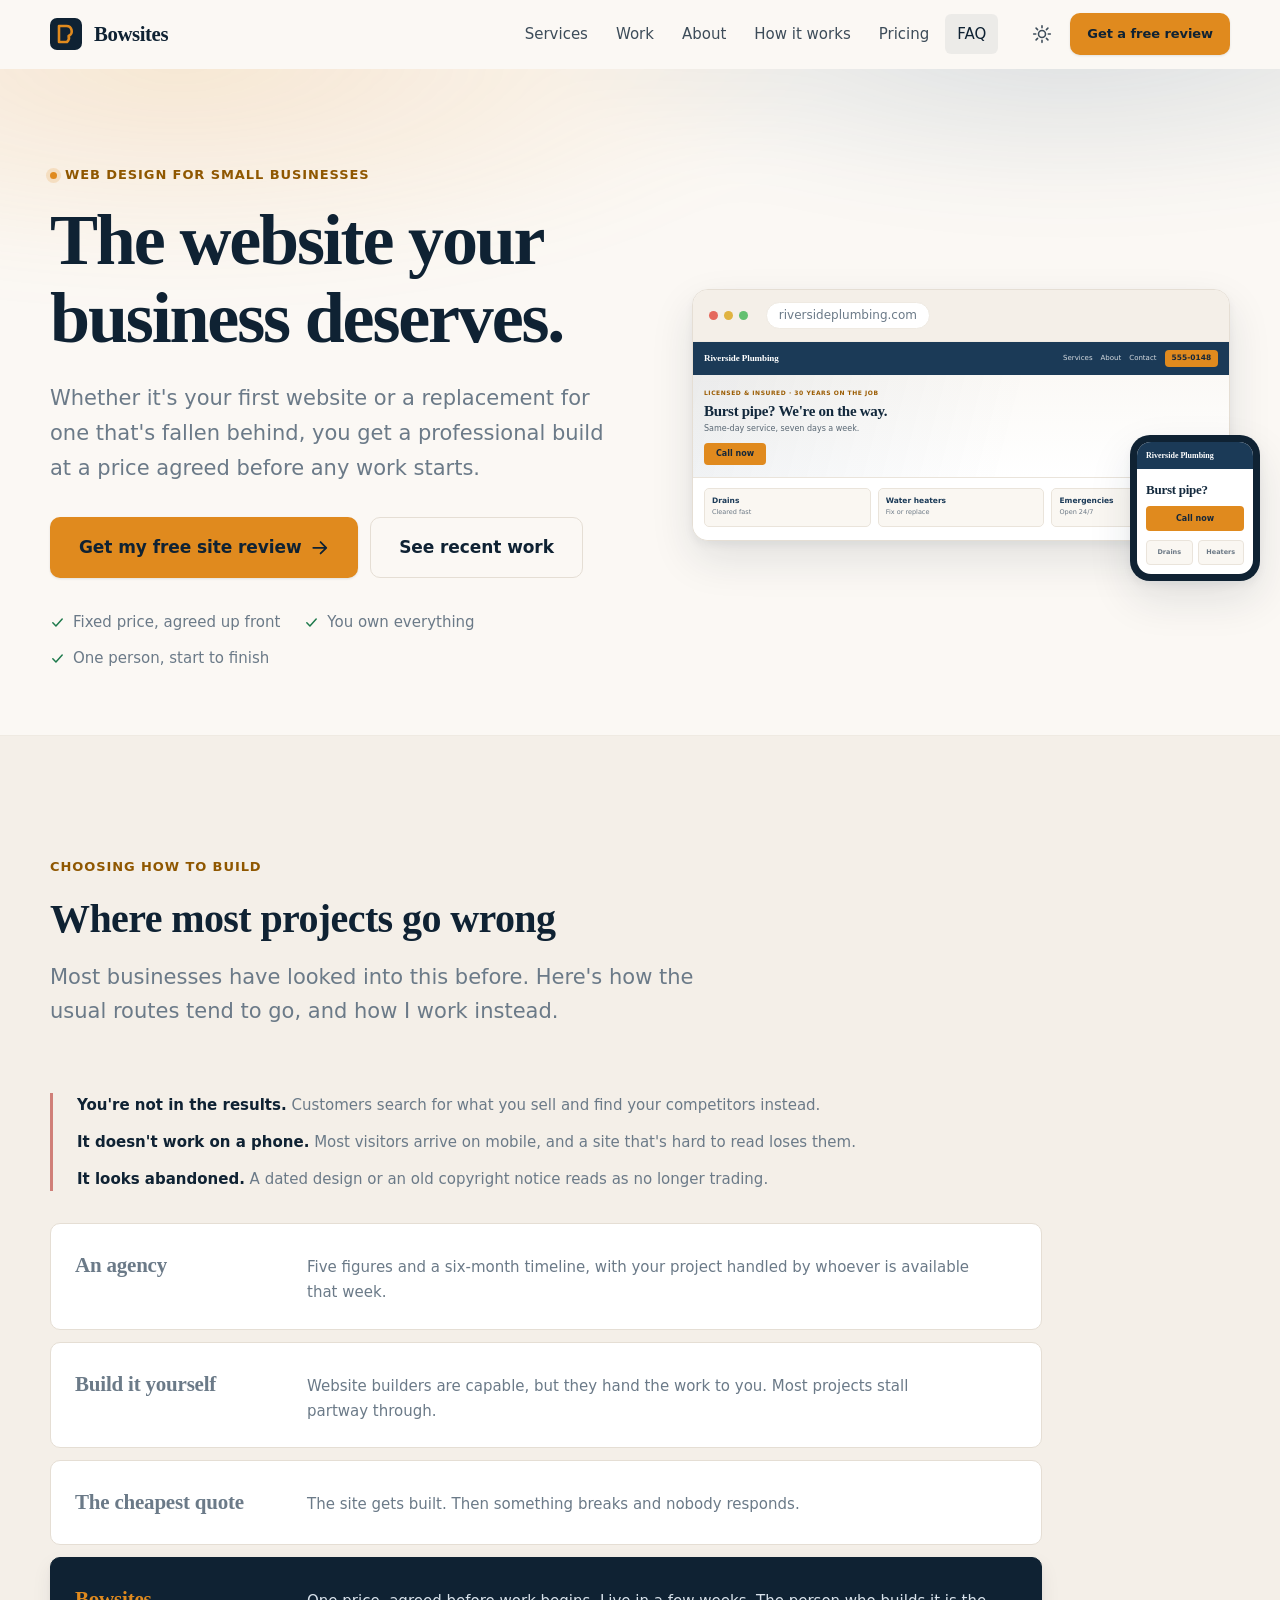
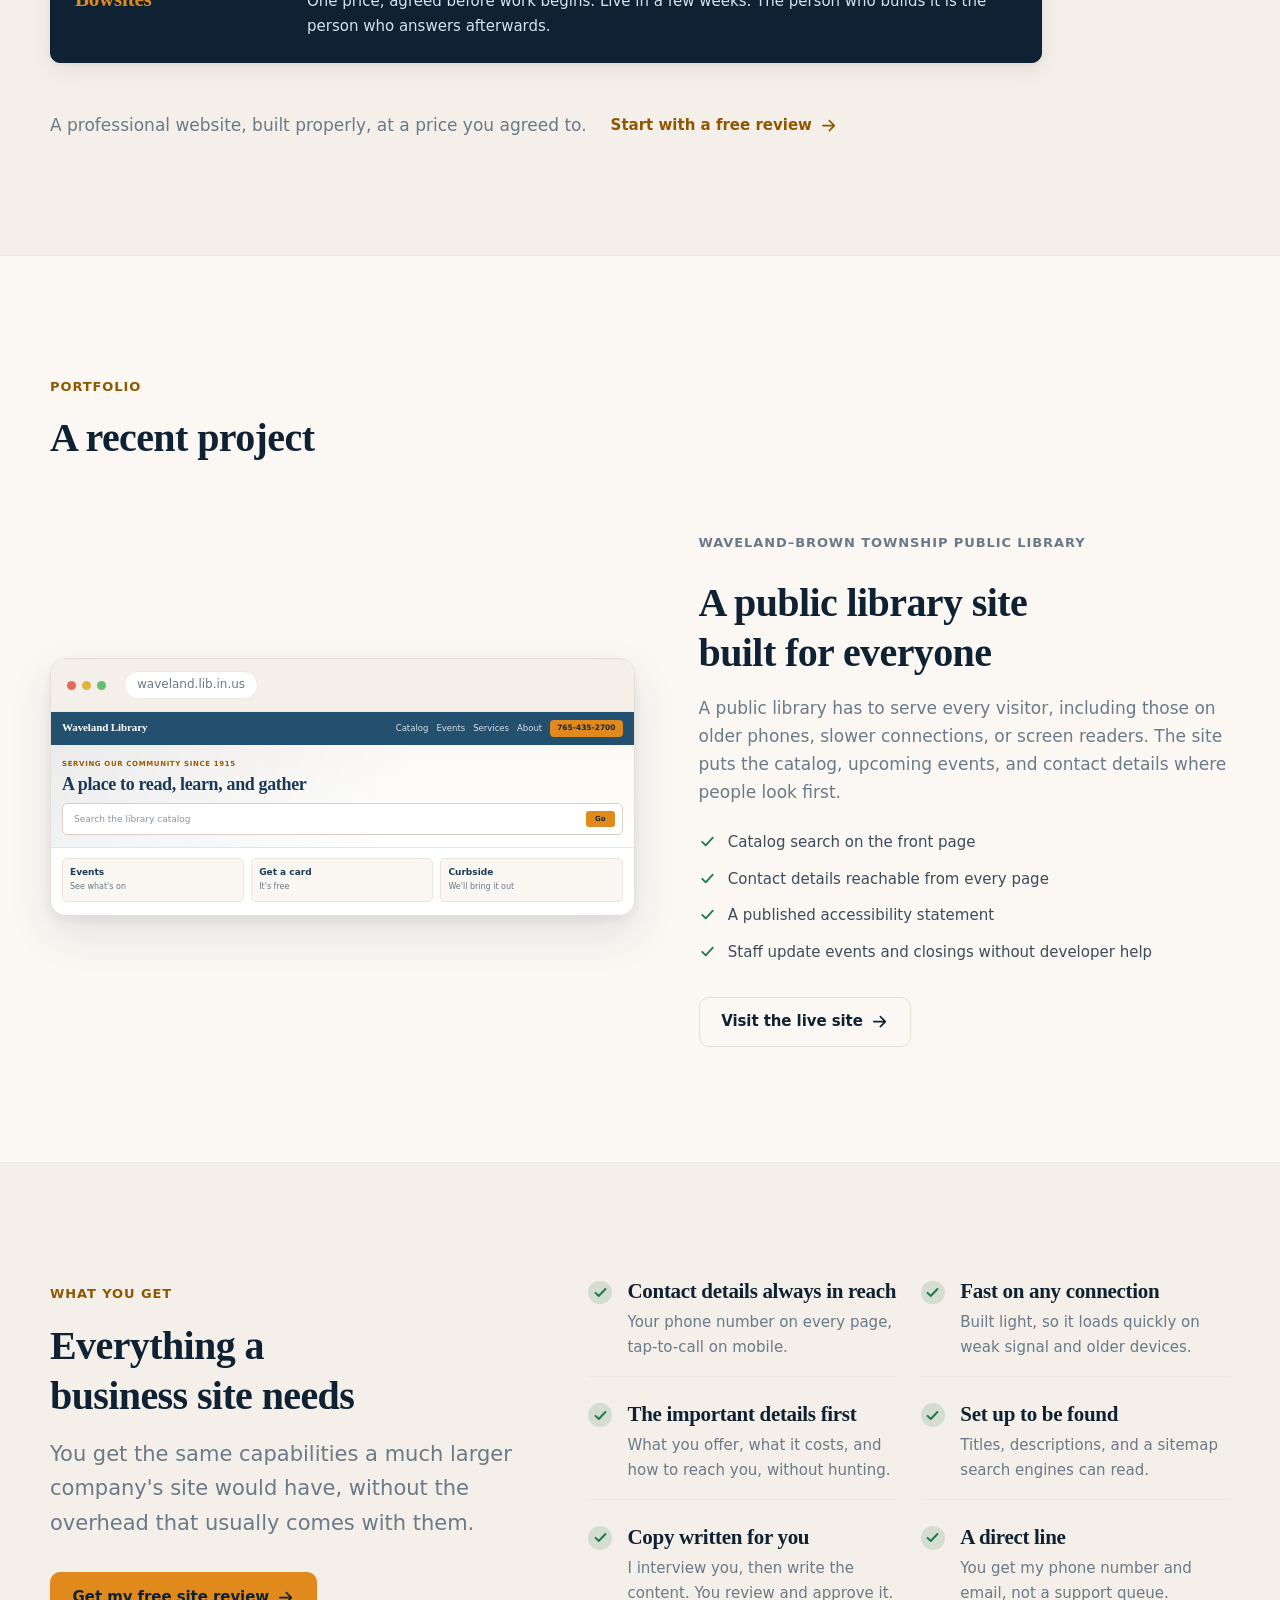
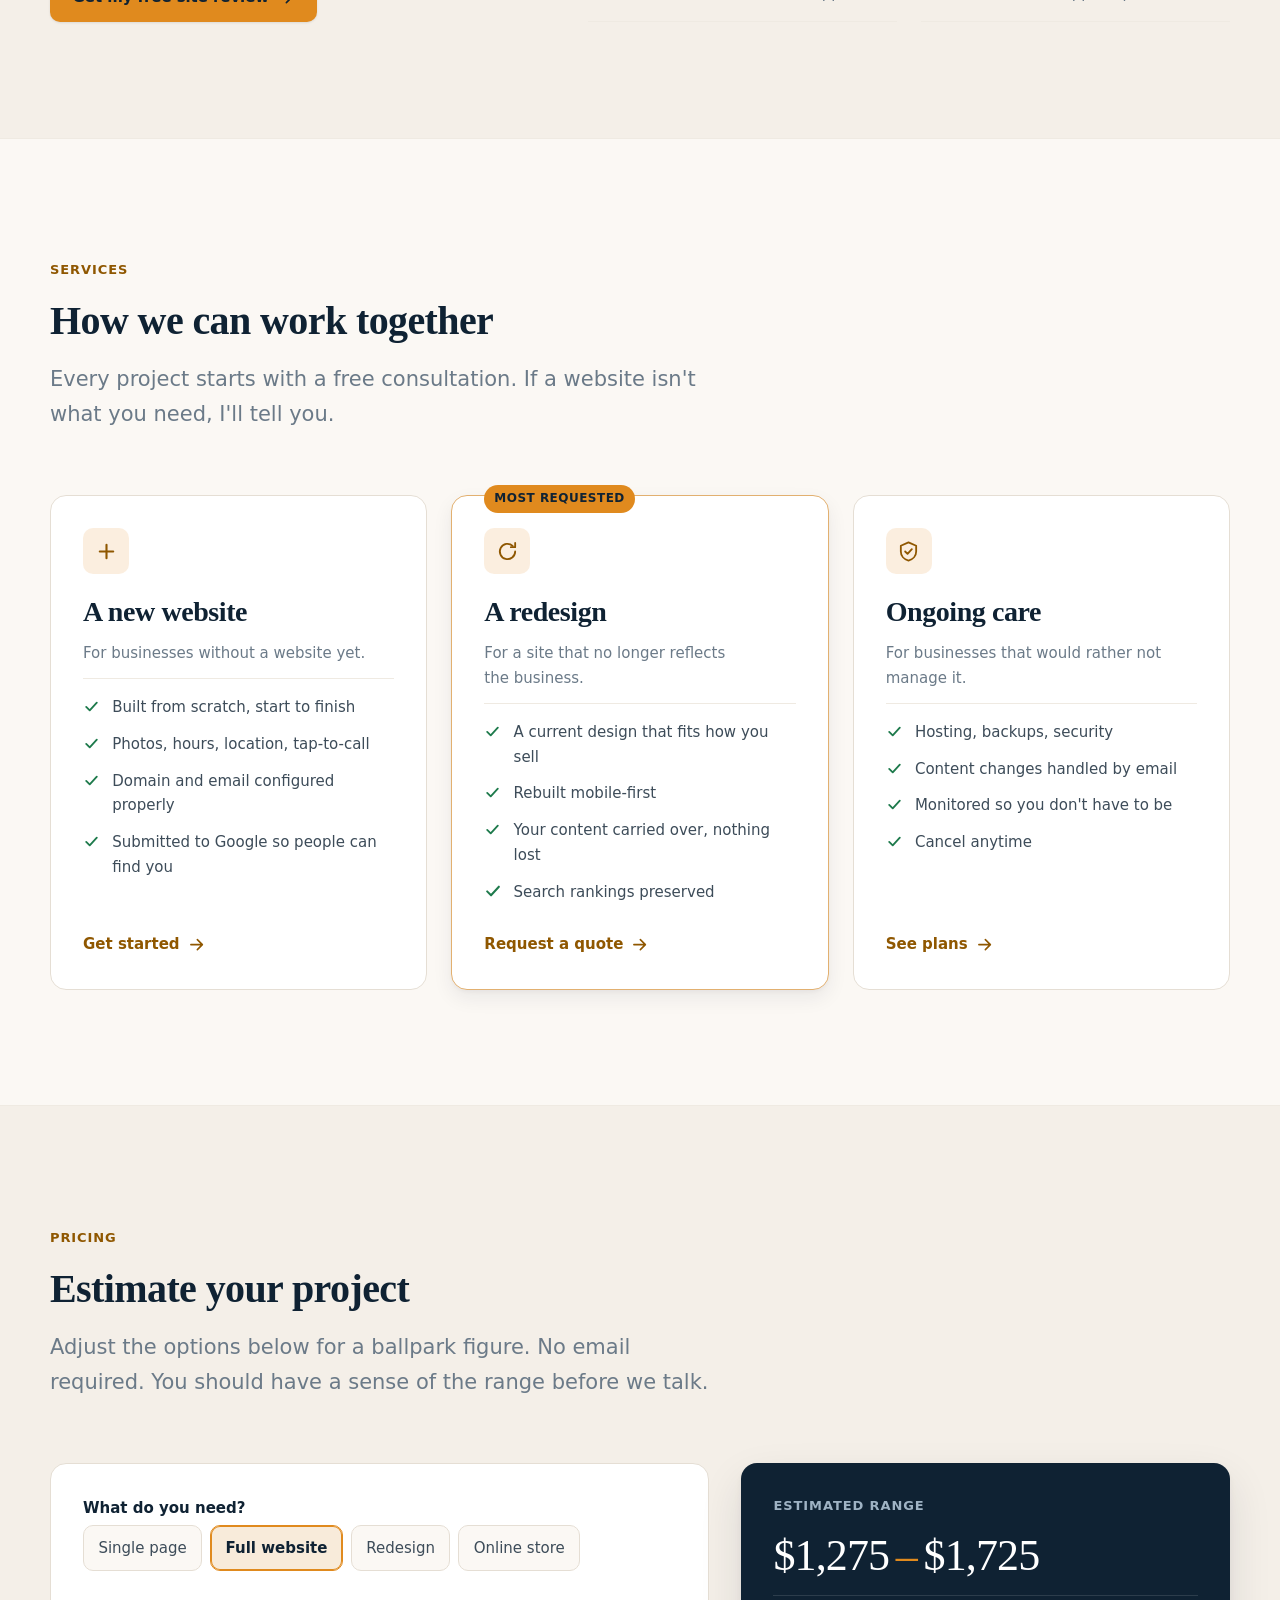
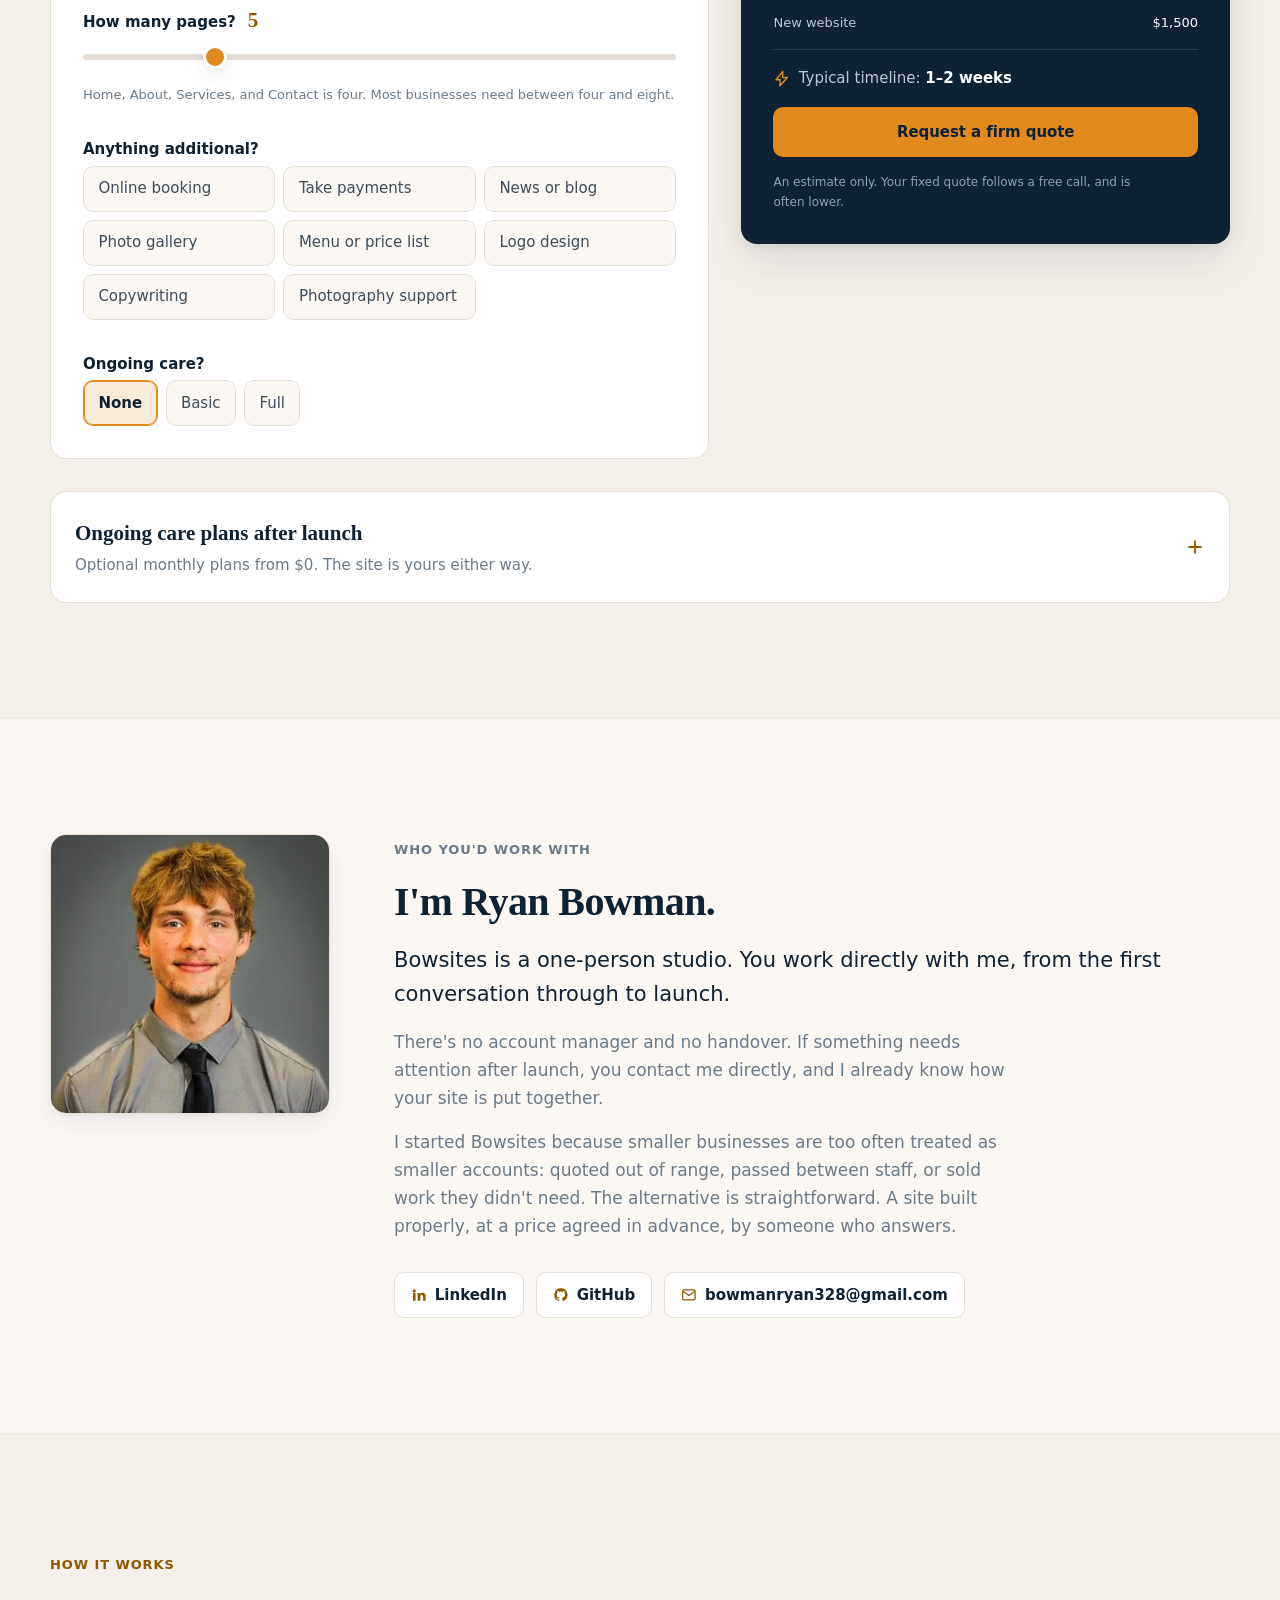
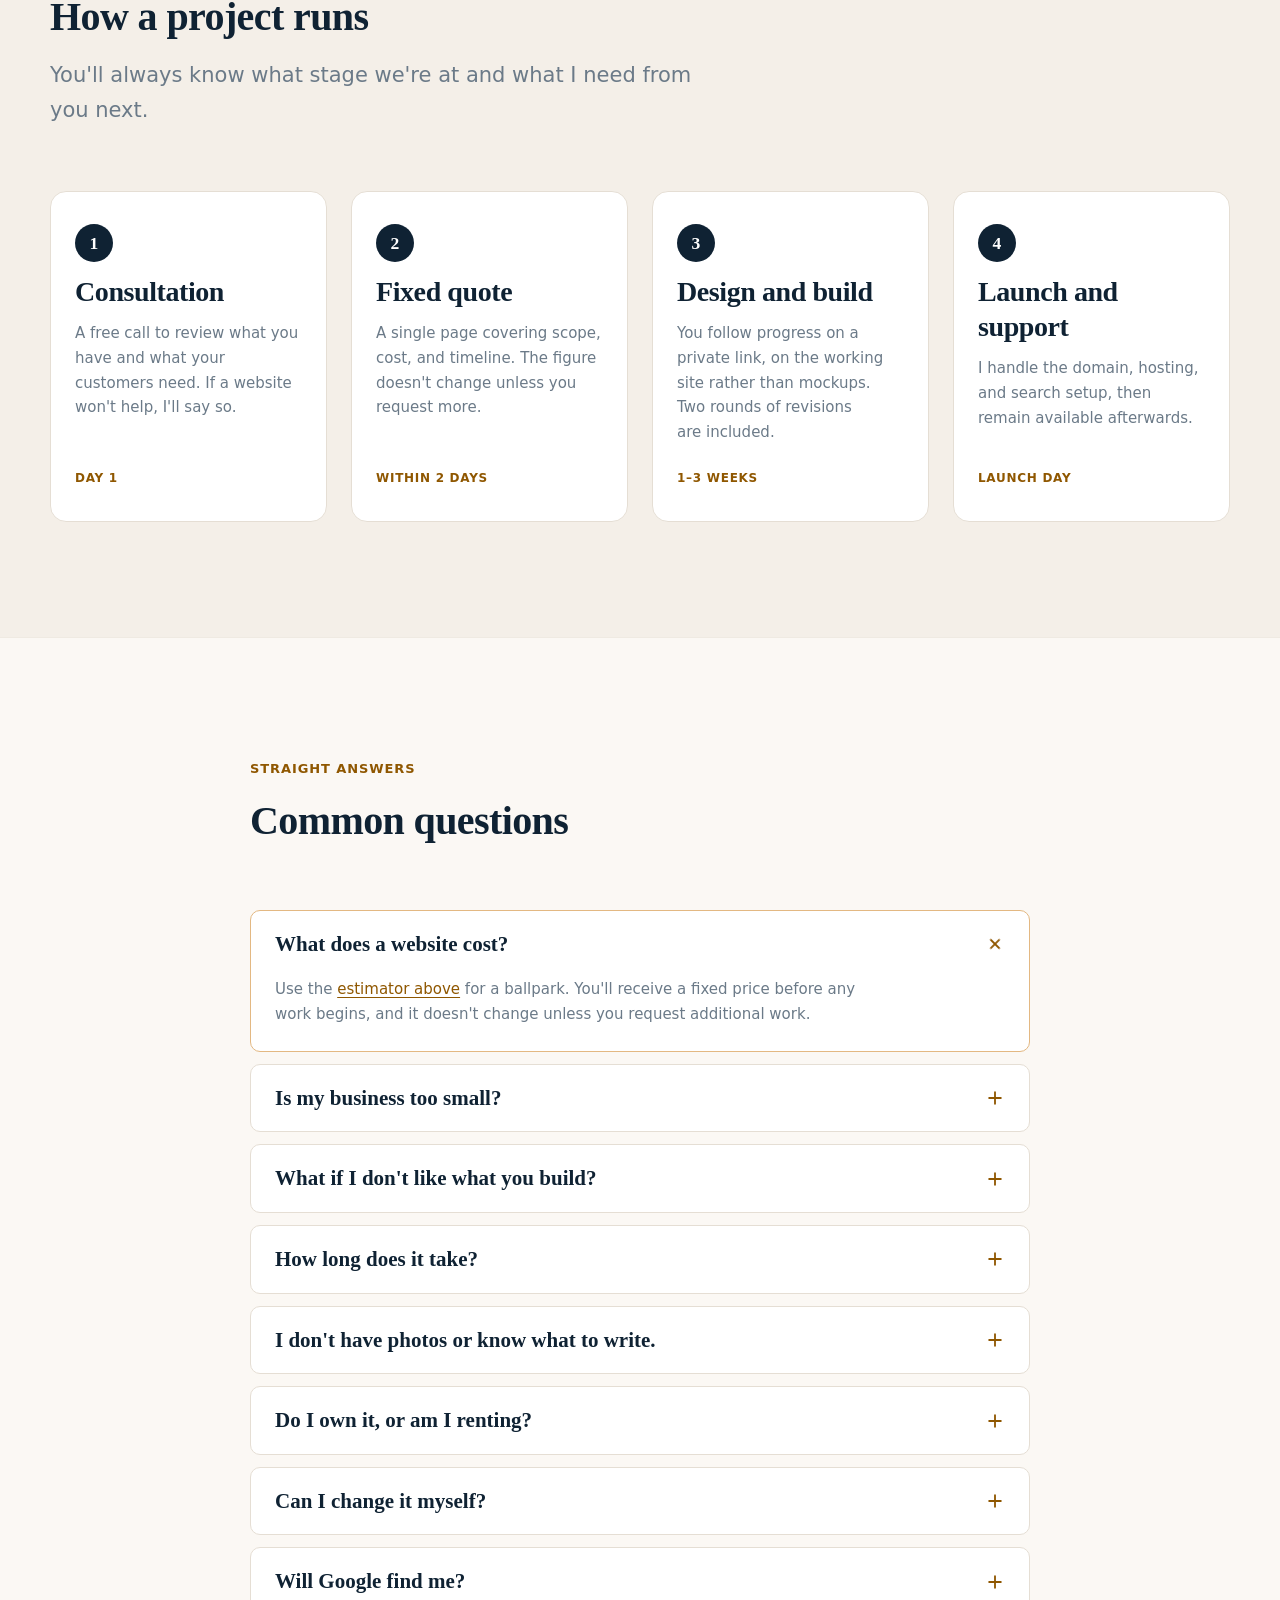
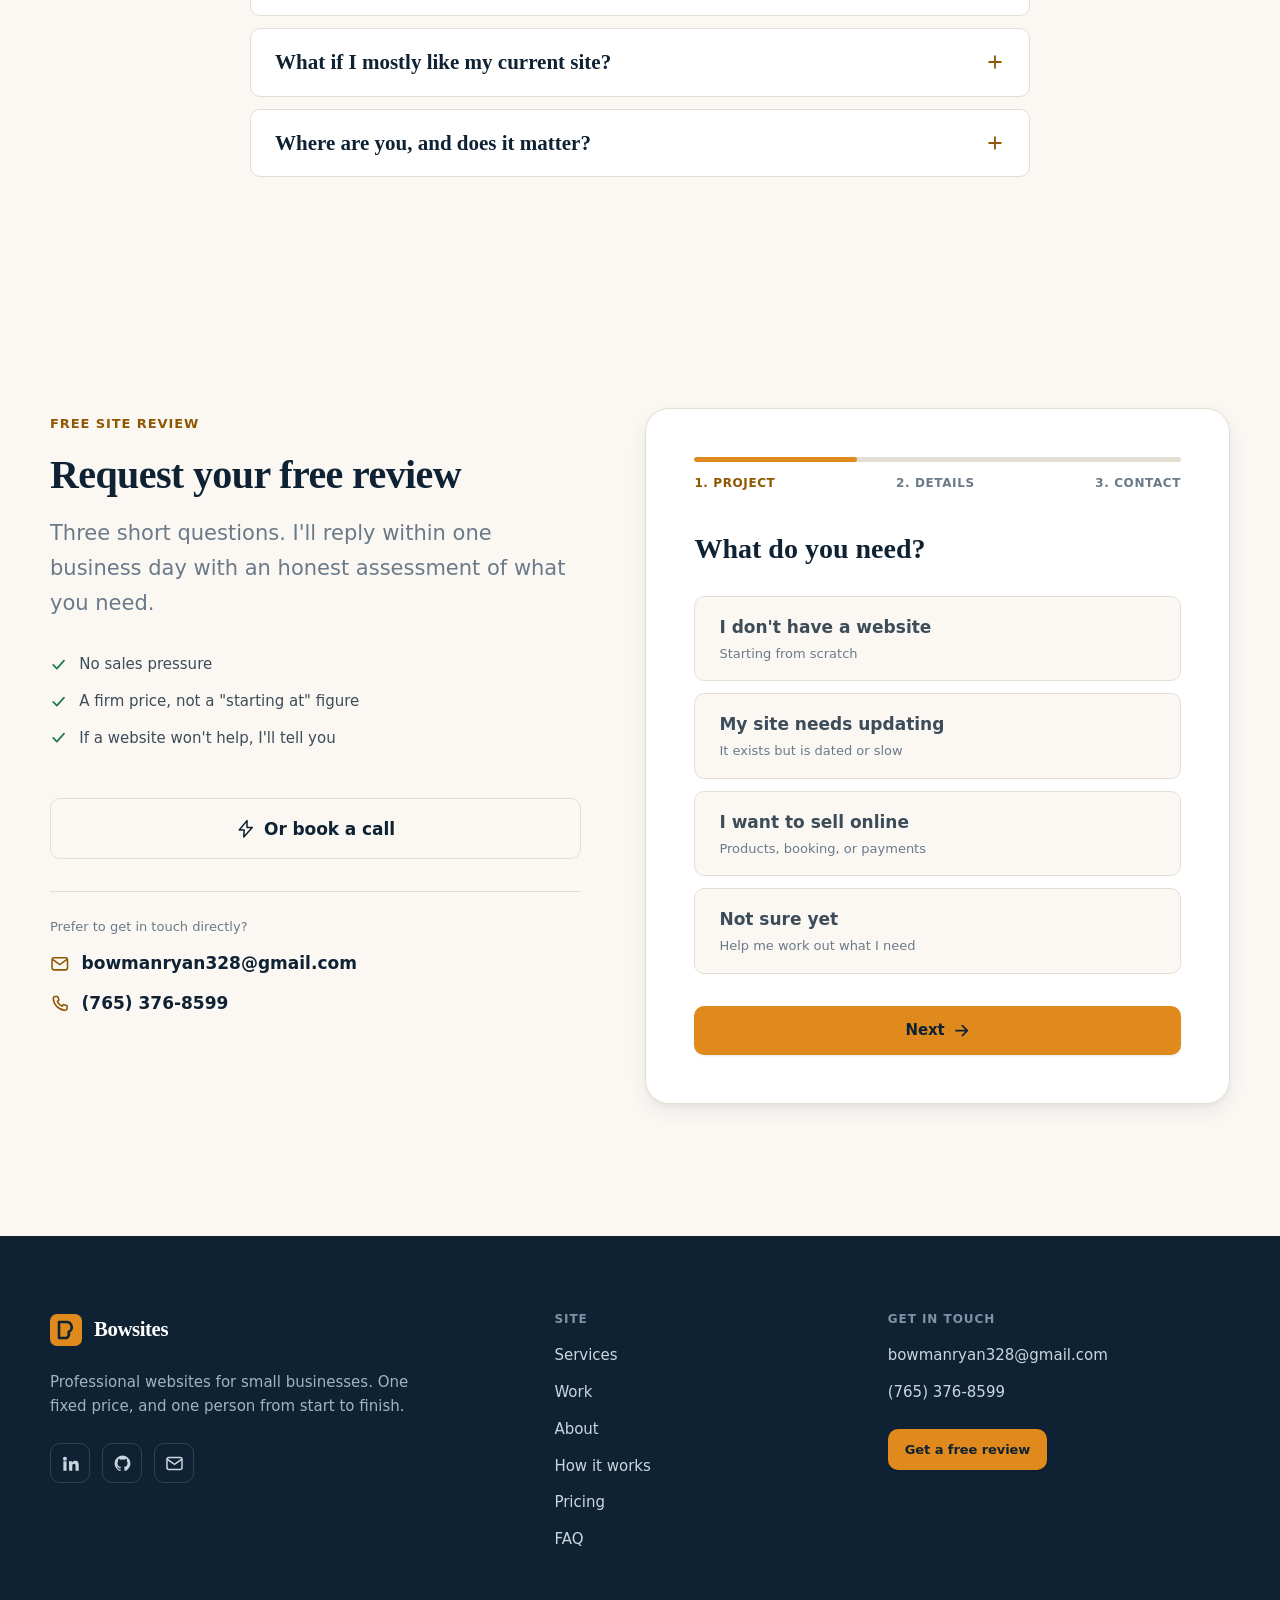
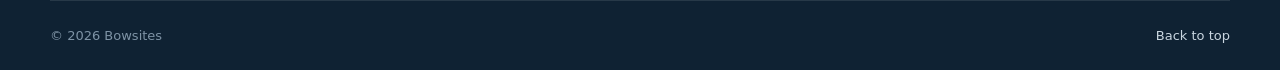
<file: index.html>
<!DOCTYPE html>
<html lang="en" data-theme="auto">
<head>
<meta charset="utf-8">
<meta name="viewport" content="width=device-width, initial-scale=1, viewport-fit=cover">
<title>Bowsites — Websites for Small Businesses</title>

<meta name="description" content="Too small for an agency. Too busy to build it yourself. Bowsites makes real websites for small businesses — one fixed price, a few weeks, and the same person answers every time.">
<meta name="theme-color" content="#0F2233" media="(prefers-color-scheme: dark)">
<meta name="theme-color" content="#FBF8F4" media="(prefers-color-scheme: light)">
<link rel="canonical" href="https://ryanbowman19.github.io/">

<meta property="og:type" content="website">
<meta property="og:title" content="Bowsites — Websites for Small Businesses">
<meta property="og:description" content="Too small for an agency. Too busy to build it yourself. One fixed price, a few weeks, and the same person answers every time.">
<meta property="og:url" content="https://ryanbowman19.github.io/">
<meta property="og:image" content="https://ryanbowman19.github.io/assets/og-image.png">
<meta property="og:image:alt" content="Bowsites — websites for small businesses">
<meta name="twitter:card" content="summary_large_image">

<link rel="icon" href="data:image/svg+xml,%3Csvg xmlns='http://www.w3.org/2000/svg' viewBox='0 0 32 32'%3E%3Crect width='32' height='32' rx='7' fill='%230F2233'/%3E%3Cpath d='M9 8h7.5a5.2 5.2 0 0 1 2.1 9.95A5.6 5.6 0 0 1 17 24H9z' fill='none' stroke='%23E08A1E' stroke-width='2.6' stroke-linejoin='round'/%3E%3C/svg%3E">
<link rel="apple-touch-icon" href="assets/apple-touch-icon.png">

<link rel="stylesheet" href="styles.css">

<script type="application/ld+json">
{
  "@context": "https://schema.org",
  "@type": "ProfessionalService",
  "@id": "https://ryanbowman19.github.io/#business",
  "name": "Bowsites",
  "description": "Web design and website redesign for small businesses. Fast, simple sites at a fixed price.",
  "url": "https://ryanbowman19.github.io/",
  "email": "REPLACE_EMAIL",
  "telephone": "REPLACE_PHONE",
  "priceRange": "$$",
  "areaServed": "Worldwide",
  "availableLanguage": "en",
  "sameAs": [
    "https://www.linkedin.com/in/ryan-bowman19",
    "https://github.com/RyanBowman19"
  ],
  "founder": {
    "@type": "Person",
    "name": "Ryan Bowman",
    "url": "https://ryanbowman19.github.io/#about",
    "sameAs": [
      "https://www.linkedin.com/in/ryan-bowman19",
      "https://github.com/RyanBowman19"
    ]
  },
  "makesOffer": [
    { "@type": "Offer", "itemOffered": { "@type": "Service", "name": "New website design" } },
    { "@type": "Offer", "itemOffered": { "@type": "Service", "name": "Website redesign" } },
    { "@type": "Offer", "itemOffered": { "@type": "Service", "name": "Website care and hosting" } }
  ]
}
</script>
</head>

<body>
<a class="skip-link" href="#main">Skip to content</a>

<!-- ═══ ICON SPRITE — inline, zero requests ═══ -->
<svg class="sprite" aria-hidden="true" focusable="false">
  <symbol id="i-check" viewBox="0 0 24 24"><path d="m4.5 12.5 5 5 10-11" fill="none" stroke="currentColor" stroke-width="2.4" stroke-linecap="round" stroke-linejoin="round"/></symbol>
  <symbol id="i-arrow" viewBox="0 0 24 24"><path d="M4 12h15m-6-7 7 7-7 7" fill="none" stroke="currentColor" stroke-width="2.2" stroke-linecap="round" stroke-linejoin="round"/></symbol>
  <symbol id="i-search" viewBox="0 0 24 24"><circle cx="11" cy="11" r="6.5" fill="none" stroke="currentColor" stroke-width="2"/><path d="m16 16 4.5 4.5" fill="none" stroke="currentColor" stroke-width="2" stroke-linecap="round"/></symbol>
  <symbol id="i-phone" viewBox="0 0 24 24"><path d="M6.5 3h3l1.5 4.5-2 1.5a11.5 11.5 0 0 0 6 6l1.5-2L21 14.5v3a2.5 2.5 0 0 1-2.7 2.5C10.8 19.5 4.5 13.2 4 5.7A2.5 2.5 0 0 1 6.5 3Z" fill="none" stroke="currentColor" stroke-width="1.9" stroke-linejoin="round"/></symbol>
  <symbol id="i-mail" viewBox="0 0 24 24"><rect x="2.5" y="4.5" width="19" height="15" rx="2.5" fill="none" stroke="currentColor" stroke-width="1.9"/><path d="m3.5 7 8.5 6 8.5-6" fill="none" stroke="currentColor" stroke-width="1.9" stroke-linecap="round"/></symbol>
  <symbol id="i-bolt" viewBox="0 0 24 24"><path d="M13.5 2 4 13.5h6L9.5 22 20 10.5h-6.5z" fill="none" stroke="currentColor" stroke-width="1.9" stroke-linejoin="round"/></symbol>
  <symbol id="i-device" viewBox="0 0 24 24"><rect x="2" y="4" width="14" height="11" rx="1.8" fill="none" stroke="currentColor" stroke-width="1.9"/><rect x="16" y="9" width="6" height="11" rx="1.6" fill="none" stroke="currentColor" stroke-width="1.9"/><path d="M5 19h7" stroke="currentColor" stroke-width="1.9" stroke-linecap="round"/></symbol>
  <symbol id="i-shield" viewBox="0 0 24 24"><path d="M12 2.5 20 6v6c0 4.6-3.3 8.3-8 9.5-4.7-1.2-8-4.9-8-9.5V6Z" fill="none" stroke="currentColor" stroke-width="1.9" stroke-linejoin="round"/><path d="m8.5 12 2.5 2.5 4.5-5" fill="none" stroke="currentColor" stroke-width="1.9" stroke-linecap="round" stroke-linejoin="round"/></symbol>
  <symbol id="i-refresh" viewBox="0 0 24 24"><path d="M20 12a8 8 0 1 1-2.6-5.9" fill="none" stroke="currentColor" stroke-width="1.9" stroke-linecap="round"/><path d="M20 3v4.5h-4.5" fill="none" stroke="currentColor" stroke-width="1.9" stroke-linecap="round" stroke-linejoin="round"/></symbol>
  <symbol id="i-plus" viewBox="0 0 24 24"><path d="M12 5v14M5 12h14" fill="none" stroke="currentColor" stroke-width="2.2" stroke-linecap="round"/></symbol>
  <symbol id="i-menu" viewBox="0 0 24 24"><path d="M4 7h16M4 12h16M4 17h16" fill="none" stroke="currentColor" stroke-width="2" stroke-linecap="round"/></symbol>
  <symbol id="i-close" viewBox="0 0 24 24"><path d="m6 6 12 12M18 6 6 18" fill="none" stroke="currentColor" stroke-width="2" stroke-linecap="round"/></symbol>
  <symbol id="i-sun" viewBox="0 0 24 24"><circle cx="12" cy="12" r="4.2" fill="none" stroke="currentColor" stroke-width="1.9"/><path d="M12 2v2.5M12 19.5V22M2 12h2.5M19.5 12H22M4.9 4.9l1.8 1.8M17.3 17.3l1.8 1.8M19.1 4.9l-1.8 1.8M6.7 17.3l-1.8 1.8" stroke="currentColor" stroke-width="1.9" stroke-linecap="round"/></symbol>
  <symbol id="i-moon" viewBox="0 0 24 24"><path d="M20 14.5A8.5 8.5 0 0 1 9.5 4a8.5 8.5 0 1 0 10.5 10.5Z" fill="none" stroke="currentColor" stroke-width="1.9" stroke-linejoin="round"/></symbol>
  <symbol id="i-quote" viewBox="0 0 24 24"><path d="M9.5 5C6.5 6.5 5 9 5 12h3.5v7H3v-6.5C3 8 5 5.6 9.5 4zM21 5c-3 1.5-4.5 4-4.5 7H20v7h-5.5v-6.5c0-4.5 2-6.9 6.5-8.5z" fill="currentColor"/></symbol>
  <symbol id="i-linkedin" viewBox="0 0 24 24"><path d="M4.98 3.5a2.5 2.5 0 1 0 0 5 2.5 2.5 0 0 0 0-5zM3 9h4v12H3zM10 9h3.8v1.7h.05a4.2 4.2 0 0 1 3.75-2.05c4 0 4.75 2.6 4.75 6V21h-4v-5.6c0-1.34-.03-3.06-1.9-3.06-1.9 0-2.2 1.46-2.2 2.96V21h-4z" fill="currentColor"/></symbol>
  <symbol id="i-github" viewBox="0 0 24 24"><path d="M12 2a10 10 0 0 0-3.16 19.49c.5.09.68-.22.68-.48v-1.7c-2.78.6-3.37-1.34-3.37-1.34-.45-1.16-1.11-1.47-1.11-1.47-.91-.62.07-.6.07-.6 1 .07 1.53 1.03 1.53 1.03.9 1.53 2.34 1.09 2.91.83.09-.65.35-1.09.63-1.34-2.22-.25-4.55-1.11-4.55-4.94 0-1.09.39-1.98 1.03-2.68-.1-.25-.45-1.27.1-2.64 0 0 .84-.27 2.75 1.02a9.5 9.5 0 0 1 5 0c1.91-1.29 2.75-1.02 2.75-1.02.55 1.37.2 2.39.1 2.64.64.7 1.03 1.59 1.03 2.68 0 3.84-2.34 4.68-4.57 4.93.36.31.68.92.68 1.85v2.74c0 .27.18.58.69.48A10 10 0 0 0 12 2z" fill="currentColor"/></symbol>
</svg>

<!-- ═══ HEADER ═══ -->
<header class="site-header" id="site-header">
  <div class="wrap header-inner">
    <a class="logo" href="#top" aria-label="Bowsites — home">
      <svg class="logo-mark" viewBox="0 0 32 32" aria-hidden="true">
        <rect width="32" height="32" rx="7" class="logo-bg"/>
        <path d="M9 8h7.5a5.2 5.2 0 0 1 2.1 9.95A5.6 5.6 0 0 1 17 24H9z" fill="none" class="logo-stroke" stroke-width="2.6" stroke-linejoin="round"/>
      </svg>
      <span class="logo-word">Bowsites</span>
    </a>

    <nav class="nav" id="nav" aria-label="Main">
      <ul class="nav-list">
        <li><a href="#services">Services</a></li>
        <li><a href="#work">Work</a></li>
        <li><a href="#about">About</a></li>
        <li><a href="#process">How it works</a></li>
        <li><a href="#estimate">Pricing</a></li>
        <li><a href="#faq">FAQ</a></li>
      </ul>
    </nav>

    <div class="header-actions">
      <button class="icon-btn" id="theme-toggle" type="button" aria-label="Switch to dark theme">
        <svg class="ico ico-sun" aria-hidden="true"><use href="#i-sun"/></svg>
        <svg class="ico ico-moon" aria-hidden="true"><use href="#i-moon"/></svg>
      </button>
      <a class="btn btn-primary btn-sm header-cta" href="#contact">Get a free review</a>
      <button class="icon-btn nav-toggle" id="nav-toggle" type="button" aria-expanded="false" aria-controls="nav" aria-label="Open menu">
        <svg class="ico ico-open" aria-hidden="true"><use href="#i-menu"/></svg>
        <svg class="ico ico-shut" aria-hidden="true"><use href="#i-close"/></svg>
      </button>
    </div>
  </div>
</header>

<main id="main">
<span id="top"></span>

<!-- ═══ HERO ═══ -->
<section class="hero">
  <div class="hero-glow" aria-hidden="true"></div>
  <div class="wrap hero-grid">

    <div class="hero-copy">
      <p class="eyebrow"><span class="dot"></span> Web design for small businesses</p>

      <h1 class="hero-h1">The website your business&nbsp;deserves.</h1>

      <p class="hero-sub">
        Whether it's your first website or a replacement for one that's fallen
        behind, you get a professional build at a price agreed before any work
        starts.
      </p>

      <div class="hero-cta">
        <a class="btn btn-primary btn-lg" href="#contact">
          Get my free site review
          <svg class="ico" aria-hidden="true"><use href="#i-arrow"/></svg>
        </a>
        <a class="btn btn-ghost btn-lg" href="#work">See recent work</a>
      </div>

      <ul class="hero-trust">
        <li><svg class="ico" aria-hidden="true"><use href="#i-check"/></svg> Fixed price, agreed up front</li>
        <li><svg class="ico" aria-hidden="true"><use href="#i-check"/></svg> You own everything</li>
        <li><svg class="ico" aria-hidden="true"><use href="#i-check"/></svg> One person, start to finish</li>
      </ul>
    </div>

    <!-- Realistic mini-site mockup. Pure CSS/HTML — no image payload. -->
    <div class="hero-visual" aria-hidden="true">
      <div class="browser">
        <div class="browser-bar">
          <span class="dot-r"></span><span class="dot-y"></span><span class="dot-g"></span>
          <span class="browser-url">riversideplumbing.com</span>
        </div>

        <div class="mini">
          <div class="mini-nav">
            <span class="mini-logo">Riverside&nbsp;Plumbing</span>
            <span class="mini-links"><i>Services</i><i>About</i><i>Contact</i></span>
            <span class="mini-call">555‑0148</span>
          </div>

          <div class="mini-hero">
            <p class="mini-eyebrow">Licensed &amp; insured · 30 years on the job</p>
            <p class="mini-h">Burst pipe? We're on the way.</p>
            <p class="mini-p">Same-day service, seven days a week.</p>
            <span class="mini-btn">Call now</span>
          </div>

          <div class="mini-row">
            <span><b>Drains</b>Cleared fast</span>
            <span><b>Water heaters</b>Fix or replace</span>
            <span><b>Emergencies</b>Open 24/7</span>
          </div>
        </div>
      </div>

      <div class="phone">
        <div class="phone-screen">
          <span class="ph-logo">Riverside&nbsp;Plumbing</span>
          <span class="ph-h">Burst pipe?</span>
          <span class="ph-btn">Call now</span>
          <span class="ph-row"><i>Drains</i><i>Heaters</i></span>
        </div>
      </div>

      <!-- Speed chip removed until measured. Once you've run pagespeed.web.dev
           against a real client site, put the true number back:
           <div class="score-chip"><strong>0.9s</strong><span>load time<br>on 4G</span></div> -->
    </div>

  </div>
</section>

<!-- ═══ THE OPTIONS ═══ -->
<section class="section section-alt options" id="options">
  <div class="wrap">
    <header class="section-head">
      <p class="eyebrow">Choosing how to build</p>
      <h2>Where most projects go wrong</h2>
      <p class="lead">
        Most businesses have looked into this before. Here's how the usual routes
        tend to go, and how I work instead.
      </p>
    </header>

    <!-- The old three-card "problem" section, compressed to one line each.
         It was making the same argument as this section, one screen earlier. -->
    <ul class="cost-strip">
      <li><strong>You're not in the results.</strong> Customers search for what you sell and find your competitors instead.</li>
      <li><strong>It doesn't work on a phone.</strong> Most visitors arrive on mobile, and a site that's hard to read loses them.</li>
      <li><strong>It looks abandoned.</strong> A dated design or an old copyright notice reads as no longer trading.</li>
    </ul>

    <ol class="option-list">
      <li class="option">
        <span class="option-tag">An agency</span>
        <p>Five figures and a six-month timeline, with your project handled by whoever is available that week.</p>
      </li>
      <li class="option">
        <span class="option-tag">Build it yourself</span>
        <p>Website builders are capable, but they hand the work to you. Most projects stall partway through.</p>
      </li>
      <li class="option">
        <span class="option-tag">The cheapest quote</span>
        <p>The site gets built. Then something breaks and nobody responds.</p>
      </li>
      <li class="option option-mine">
        <span class="option-tag">Bowsites</span>
        <p>One price, agreed before work begins. Live in a few weeks. The person who builds it is the person who answers afterwards.</p>
      </li>
    </ol>

    <p class="section-foot">
      A professional website, built properly, at a price you agreed to.
      <a class="link-arrow" href="#contact">Start with a free review <svg class="ico" aria-hidden="true"><use href="#i-arrow"/></svg></a>
    </p>
  </div>
</section>

<!-- ═══ WORK ═══ -->
<section class="section" id="work">
  <div class="wrap">
    <header class="section-head">
      <p class="eyebrow">Portfolio</p>
      <h2>A recent project</h2>
    </header>

    <article class="case">
      <div class="case-visual">
        <div class="browser browser-static">
          <div class="browser-bar">
            <span class="dot-r"></span><span class="dot-y"></span><span class="dot-g"></span>
            <span class="browser-url">waveland.lib.in.us</span>
          </div>

          <!-- Replace with a real screenshot when you have one: assets/waveland.webp -->
          <div class="mini mini-lib">
            <div class="mini-nav lib">
              <span class="mini-logo">Waveland&nbsp;Library</span>
              <span class="mini-links"><i>Catalog</i><i>Events</i><i>Services</i><i>About</i></span>
              <span class="mini-call">765‑435‑2700</span>
            </div>

            <div class="mini-hero lib">
              <p class="mini-eyebrow">Serving our community since 1915</p>
              <p class="mini-h">A place to read, learn, and gather</p>
              <span class="mini-search">Search the library catalog<span class="mini-search-btn">Go</span></span>
            </div>

            <div class="mini-row">
              <span><b>Events</b>See what's on</span>
              <span><b>Get a card</b>It's free</span>
              <span><b>Curbside</b>We'll bring it out</span>
            </div>
          </div>
        </div>
      </div>

      <div class="case-copy">
        <p class="eyebrow">Waveland–Brown Township Public Library</p>
        <h3>A public library site built for everyone</h3>
        <p>
          A public library has to serve every visitor, including those on older
          phones, slower connections, or screen readers. The site puts the catalog,
          upcoming events, and contact details where people look first.
        </p>
        <ul class="ticks">
          <li>Catalog search on the front page</li>
          <li>Contact details reachable from every page</li>
          <li>A published accessibility statement</li>
          <li>Staff update events and closings without developer help</li>
        </ul>

        <!-- Metrics row hidden until measured. Run pagespeed.web.dev against
             waveland.lib.in.us, then restore this with the real numbers:
        <div class="case-metrics">
          <div class="metric"><strong>0.8s</strong><span>Load time</span></div>
          <div class="metric"><strong>98</strong><span>Phone score</span></div>
          <div class="metric"><strong>100</strong><span>Accessibility</span></div>
        </div> -->

        <a class="btn btn-ghost" href="https://waveland.lib.in.us" target="_blank" rel="noopener">
          Visit the live site
          <svg class="ico" aria-hidden="true"><use href="#i-arrow"/></svg>
        </a>
      </div>
    </article>
  </div>
</section>

<!-- ═══ BENEFITS ═══ -->
<section class="section section-alt" id="benefits">
  <div class="wrap benefits-grid">
    <div class="benefits-copy">
      <p class="eyebrow">What you get</p>
      <h2>Everything a business site needs</h2>
      <p class="lead">
        You get the same capabilities a much larger company's site would have,
        without the overhead that usually comes with them.
      </p>
      <a class="btn btn-primary" href="#contact">
        Get my free site review
        <svg class="ico" aria-hidden="true"><use href="#i-arrow"/></svg>
      </a>
    </div>

    <ul class="benefits-list">
      <li>
        <h3>Contact details always in reach</h3>
        <p>Your phone number on every page, tap-to-call on mobile.</p>
      </li>
      <li>
        <h3>Fast on any connection</h3>
        <p>Built light, so it loads quickly on weak signal and older devices.</p>
      </li>
      <li>
        <h3>The important details first</h3>
        <p>What you offer, what it costs, and how to reach you, without hunting.</p>
      </li>
      <li>
        <h3>Set up to be found</h3>
        <p>Titles, descriptions, and a sitemap search engines can read.</p>
      </li>
      <li>
        <h3>Copy written for you</h3>
        <p>I interview you, then write the content. You review and approve it.</p>
      </li>
      <li>
        <h3>A direct line</h3>
        <p>You get my phone number and email, not a support queue.</p>
      </li>
    </ul>
  </div>
</section>

<!-- ═══ SERVICES ═══ -->
<section class="section" id="services">
  <div class="wrap">
    <header class="section-head">
      <p class="eyebrow">Services</p>
      <h2>How we can work together</h2>
      <p class="lead">Every project starts with a free consultation. If a website isn't what you need, I'll tell you.</p>
    </header>

    <div class="grid-3 services">
      <article class="card card-service">
        <div class="card-ico"><svg class="ico" aria-hidden="true"><use href="#i-plus"/></svg></div>
        <h3>A new website</h3>
        <p class="card-for">For businesses without a website yet.</p>
        <ul class="ticks">
          <li>Built from scratch, start to finish</li>
          <li>Photos, hours, location, tap-to-call</li>
          <li>Domain and email configured properly</li>
          <li>Submitted to Google so people can find you</li>
        </ul>
        <a class="link-arrow" href="#contact">Get started <svg class="ico" aria-hidden="true"><use href="#i-arrow"/></svg></a>
      </article>

      <article class="card card-service featured">
        <span class="badge">Most requested</span>
        <div class="card-ico"><svg class="ico" aria-hidden="true"><use href="#i-refresh"/></svg></div>
        <h3>A redesign</h3>
        <p class="card-for">For a site that no longer reflects the business.</p>
        <ul class="ticks">
          <li>A current design that fits how you sell</li>
          <li>Rebuilt mobile-first</li>
          <li>Your content carried over, nothing lost</li>
          <li>Search rankings preserved</li>
        </ul>
        <a class="link-arrow" href="#contact">Request a quote <svg class="ico" aria-hidden="true"><use href="#i-arrow"/></svg></a>
      </article>

      <article class="card card-service">
        <div class="card-ico"><svg class="ico" aria-hidden="true"><use href="#i-shield"/></svg></div>
        <h3>Ongoing care</h3>
        <p class="card-for">For businesses that would rather not manage it.</p>
        <ul class="ticks">
          <li>Hosting, backups, security</li>
          <li>Content changes handled by email</li>
          <li>Monitored so you don't have to be</li>
          <li>Cancel anytime</li>
        </ul>
        <a class="link-arrow" href="#estimate">See plans <svg class="ico" aria-hidden="true"><use href="#i-arrow"/></svg></a>
      </article>
    </div>
  </div>
</section>

<!--
  ═══════════════════════════════════════════════════════════════════════
  TESTIMONIALS GO HERE once you have real ones.
  Markup and styles are ready — see docs/03-copy-deck.md for the block to
  paste back in, and how to ask a client for a quote worth publishing.
  Never invent them: fake reviews break FTC rules and carry real penalties.
  ═══════════════════════════════════════════════════════════════════════
-->

<!-- ═══ ESTIMATE ═══ -->
<section class="section section-alt" id="estimate">
  <div class="wrap">
    <header class="section-head">
      <p class="eyebrow">Pricing</p>
      <h2>Estimate your project</h2>
      <p class="lead">Adjust the options below for a ballpark figure. No email required. You should have a sense of the range before we talk.</p>
    </header>

    <div class="calc">
      <form class="calc-controls" id="calc" novalidate>

        <fieldset class="calc-group">
          <legend>What do you need?</legend>
          <div class="choice-row" role="radiogroup" aria-label="Project type">
            <label class="choice"><input type="radio" name="ptype" value="landing"><span>Single page</span></label>
            <label class="choice"><input type="radio" name="ptype" value="new" checked><span>Full website</span></label>
            <label class="choice"><input type="radio" name="ptype" value="redesign"><span>Redesign</span></label>
            <label class="choice"><input type="radio" name="ptype" value="store"><span>Online store</span></label>
          </div>
        </fieldset>

        <fieldset class="calc-group">
          <legend>How many pages? <output class="out" id="pages-out">5</output></legend>
          <input type="range" id="pages" name="pages" min="1" max="20" value="5" step="1" aria-describedby="pages-hint">
          <p class="hint" id="pages-hint">Home, About, Services, and Contact is four. Most businesses need between four and eight.</p>
        </fieldset>

        <fieldset class="calc-group">
          <legend>Anything additional?</legend>
          <div class="choice-grid">
            <label class="choice"><input type="checkbox" name="addon" value="booking"><span>Online booking</span></label>
            <label class="choice"><input type="checkbox" name="addon" value="payments"><span>Take payments</span></label>
            <label class="choice"><input type="checkbox" name="addon" value="blog"><span>News or blog</span></label>
            <label class="choice"><input type="checkbox" name="addon" value="gallery"><span>Photo gallery</span></label>
            <label class="choice"><input type="checkbox" name="addon" value="menu"><span>Menu or price list</span></label>
            <label class="choice"><input type="checkbox" name="addon" value="logo"><span>Logo design</span></label>
            <label class="choice"><input type="checkbox" name="addon" value="copy"><span>Copywriting</span></label>
            <label class="choice"><input type="checkbox" name="addon" value="photo"><span>Photography support</span></label>
          </div>
        </fieldset>

        <fieldset class="calc-group">
          <legend>Ongoing care?</legend>
          <div class="choice-row" role="radiogroup" aria-label="Care plan">
            <label class="choice"><input type="radio" name="care" value="none" checked><span>None</span></label>
            <label class="choice"><input type="radio" name="care" value="essential"><span>Basic</span></label>
            <label class="choice"><input type="radio" name="care" value="growth"><span>Full</span></label>
          </div>
        </fieldset>
      </form>

      <aside class="calc-result" aria-live="polite">
        <p class="calc-label">Estimated range</p>
        <p class="calc-figure"><span id="calc-low">$1,275</span><span class="calc-dash">–</span><span id="calc-high">$1,725</span></p>
        <p class="calc-monthly" id="calc-monthly" hidden>plus <strong>$0</strong>/month for ongoing care</p>

        <ul class="calc-breakdown" id="calc-breakdown"></ul>

        <div class="calc-timeline">
          <svg class="ico" aria-hidden="true"><use href="#i-bolt"/></svg>
          <span>Typical timeline: <strong id="calc-weeks">2–3 weeks</strong></span>
        </div>

        <a class="btn btn-primary btn-block" href="#contact" id="calc-cta">Request a firm quote</a>
        <p class="calc-fine">An estimate only. Your fixed quote follows a free call, and is often lower.</p>
      </aside>
    </div>

    <!-- Care plans used to be a full section here. They're a post-launch
         concern, so they no longer eat a screen before anyone has decided
         to hire you. Open on demand instead. -->
    <details class="plans-drawer" id="pricing">
      <summary>
        <span>
          <strong>Ongoing care plans after launch</strong>
          <em>Optional monthly plans from $0. The site is yours either way.</em>
        </span>
        <svg class="ico faq-ico" aria-hidden="true"><use href="#i-plus"/></svg>
      </summary>

      <div class="grid-3 plans">
        <article class="card plan">
          <h3>Self-managed</h3>
          <p class="plan-price"><span class="amt" data-price="self">$0</span><span class="per">/month</span></p>
          <p class="plan-for">You host and maintain it. Everything is handed over at launch.</p>
          <ul class="ticks">
            <li>All files and the domain, in your name</li>
            <li>A written handover guide</li>
            <li>30 days of post-launch support</li>
          </ul>
        </article>

        <article class="card plan featured">
          <span class="badge">Most popular</span>
          <h3>Basic</h3>
          <p class="plan-price"><span class="amt" data-price="essential">$45</span><span class="per">/month</span></p>
          <p class="plan-for">Hosting, security, and small content changes included.</p>
          <ul class="ticks">
            <li>Hosting, backups, security</li>
            <li>Uptime monitoring</li>
            <li>30 minutes of changes each month</li>
            <li>Same-week response</li>
          </ul>
        </article>

        <article class="card plan">
          <h3>Full</h3>
          <p class="plan-price"><span class="amt" data-price="growth">$95</span><span class="per">/month</span></p>
          <p class="plan-for">For businesses actively growing online.</p>
          <ul class="ticks">
            <li>Everything in Basic</li>
            <li>Two hours of changes each month</li>
            <li>Google Business Profile managed</li>
            <li>A quarterly report in plain English</li>
            <li>Next-business-day response</li>
          </ul>
        </article>
      </div>
    </details>

  </div>
</section>

<!-- ═══ ABOUT ═══ -->
<section class="section about" id="about">
  <div class="wrap about-grid">

    <div class="about-portrait">
      <!-- Regenerate with: npx --yes -p sharp node tools/add-photo.js -->
      <picture>
        <source srcset="assets/ryan.webp" type="image/webp">
        <img src="assets/ryan.jpg" width="400" height="400"
             alt="Ryan Bowman, who builds the websites"
             loading="lazy" decoding="async">
      </picture>
    </div>

    <div class="about-copy">
      <p class="eyebrow">Who you'd work with</p>
      <h2>I'm Ryan Bowman.</h2>

      <p class="lead">
        Bowsites is a one-person studio. You work directly with me, from the
        first conversation through to launch.
      </p>

      <p>
        There's no account manager and no handover. If something needs attention
        after launch, you contact me directly, and I already know how your site
        is put together.
      </p>

      <p>
        I started Bowsites because smaller businesses are too often treated as
        smaller accounts: quoted out of range, passed between staff, or sold work
        they didn't need. The alternative is straightforward. A site built
        properly, at a price agreed in advance, by someone who answers.
      </p>

      <!-- TODO: add 2-3 sentences of your own background here. What you did
           before this, how long you've been building, why you started. It
           does not need to be impressive - it needs to be true and specific.
           "I've been building sites since I was 15" beats any adjective. -->

      <ul class="about-links">
        <li>
          <a data-site="linkedin" href="#" target="_blank" rel="noopener">
            <svg class="ico" aria-hidden="true"><use href="#i-linkedin"/></svg>
            LinkedIn
          </a>
        </li>
        <li>
          <a data-site="github" href="#" target="_blank" rel="noopener">
            <svg class="ico" aria-hidden="true"><use href="#i-github"/></svg>
            GitHub
          </a>
        </li>
        <li>
          <a data-site="mailto" href="#">
            <svg class="ico" aria-hidden="true"><use href="#i-mail"/></svg>
            <span data-site="email">Email</span>
          </a>
        </li>
      </ul>
    </div>

  </div>
</section>

<!-- ═══ PROCESS ═══ -->
<section class="section section-alt" id="process">
  <div class="wrap">
    <header class="section-head">
      <p class="eyebrow">How it works</p>
      <h2>How a project runs</h2>
      <p class="lead">You'll always know what stage we're at and what I need from you next.</p>
    </header>

    <ol class="steps">
      <li class="step">
        <span class="step-n">1</span>
        <h3>Consultation</h3>
        <p>A free call to review what you have and what your customers need. If a website won't help, I'll say so.</p>
        <span class="step-when">Day 1</span>
      </li>
      <li class="step">
        <span class="step-n">2</span>
        <h3>Fixed quote</h3>
        <p>A single page covering scope, cost, and timeline. The figure doesn't change unless you request more.</p>
        <span class="step-when">Within 2 days</span>
      </li>
      <li class="step">
        <span class="step-n">3</span>
        <h3>Design and build</h3>
        <p>You follow progress on a private link, on the working site rather than mockups. Two rounds of revisions are included.</p>
        <span class="step-when">1–3 weeks</span>
      </li>
      <li class="step">
        <span class="step-n">4</span>
        <h3>Launch and support</h3>
        <p>I handle the domain, hosting, and search setup, then remain available afterwards.</p>
        <span class="step-when">Launch day</span>
      </li>
    </ol>
  </div>
</section>

<!-- ═══ FAQ ═══ -->
<section class="section" id="faq">
  <div class="wrap wrap-narrow">
    <header class="section-head">
      <p class="eyebrow">Straight answers</p>
      <h2>Common questions</h2>
    </header>

    <div class="faq-list">
      <details class="faq-item" name="faq" open>
        <summary><span>What does a website cost?</span><svg class="ico faq-ico" aria-hidden="true"><use href="#i-plus"/></svg></summary>
        <div class="faq-body"><p>Use the <a href="#estimate">estimator above</a> for a ballpark. You'll receive a fixed price before any work begins, and it doesn't change unless you request additional work.</p></div>
      </details>

      <details class="faq-item" name="faq">
        <summary><span>Is my business too small?</span><svg class="ico faq-ico" aria-hidden="true"><use href="#i-plus"/></svg></summary>
        <div class="faq-body"><p>No. One-person businesses are most of what I work with.</p><p>Smaller businesses are routinely treated as smaller accounts: quoted out of range, passed around, or sold work they didn't need. They're exactly who this is for.</p></div>
      </details>

      <details class="faq-item" name="faq">
        <summary><span>What if I don't like what you build?</span><svg class="ico faq-ico" aria-hidden="true"><use href="#i-plus"/></svg></summary>
        <div class="faq-body"><p>You'll see the site as it's built rather than at the end, and two rounds of revisions are included, so there's room to steer it.</p><p>We also agree on direction before I start, which resolves most of it in advance.</p></div>
      </details>

      <details class="faq-item" name="faq">
        <summary><span>How long does it take?</span><svg class="ico faq-ico" aria-hidden="true"><use href="#i-plus"/></svg></summary>
        <div class="faq-body"><p>A straightforward site takes one to two weeks. A larger one, three to four. The usual delay is waiting on photos and details.</p></div>
      </details>

      <details class="faq-item" name="faq">
        <summary><span>I don't have photos or know what to write.</span><svg class="ico faq-ico" aria-hidden="true"><use href="#i-plus"/></svg></summary>
        <div class="faq-body"><p>That's common. I'll interview you for about half an hour and write the content from your answers. You review and approve it.</p><p>For photos, I can show you how to take usable ones on a phone, or source stock that doesn't look like stock.</p></div>
      </details>

      <details class="faq-item" name="faq">
        <summary><span>Do I own it, or am I renting?</span><svg class="ico faq-ico" aria-hidden="true"><use href="#i-plus"/></svg></summary>
        <div class="faq-body"><p>You own it. The domain is registered in your name and the files are yours. If you move on, you take everything with you.</p><p>No rebuild fee, and no withholding your site. It's a common practice in this industry and not one I follow.</p></div>
      </details>

      <details class="faq-item" name="faq">
        <summary><span>Can I change it myself?</span><svg class="ico faq-ico" aria-hidden="true"><use href="#i-plus"/></svg></summary>
        <div class="faq-body"><p>Yes. Anything you'd update regularly, such as hours, prices, or events, can be edited without touching code. I'll walk you through it and record the walkthrough so you can rewatch it.</p></div>
      </details>

      <details class="faq-item" name="faq">
        <summary><span>Will Google find me?</span><svg class="ico faq-ico" aria-hidden="true"><use href="#i-plus"/></svg></summary>
        <div class="faq-body"><p>Every site is built for it: proper page titles, descriptions, a sitemap, and clean markup search engines can read.</p><p>Rankings take time, and anyone guaranteeing you a position isn't being straight with you.</p></div>
      </details>

      <details class="faq-item" name="faq">
        <summary><span>What if I mostly like my current site?</span><svg class="ico faq-ico" aria-hidden="true"><use href="#i-plus"/></svg></summary>
        <div class="faq-body"><p>Then we keep it. A targeted update often costs a fraction of a rebuild and delivers most of the benefit. The free review will tell you which you need.</p></div>
      </details>

      <details class="faq-item" name="faq">
        <summary><span>Where are you, and does it matter?</span><svg class="ico faq-ico" aria-hidden="true"><use href="#i-plus"/></svg></summary>
        <div class="faq-body"><p>I'm based in <span data-site="area">Indiana</span>, in the US, though location isn't a constraint. I work with clients anywhere.</p><p>Most projects run over email and a couple of calls. If we're in different time zones, I'll work around yours.</p></div>
      </details>
    </div>
  </div>
</section>

<!-- ═══ CONTACT ═══ -->
<section class="section contact" id="contact">
  <div class="wrap contact-grid">

    <div class="contact-aside">
      <p class="eyebrow">Free site review</p>
      <h2>Request your free review</h2>
      <p class="lead">
        Three short questions. I'll reply within one business day with an honest
        assessment of what you need.
      </p>

      <ul class="contact-points">
        <li><svg class="ico" aria-hidden="true"><use href="#i-check"/></svg> No sales pressure</li>
        <li><svg class="ico" aria-hidden="true"><use href="#i-check"/></svg> A firm price, not a "starting at" figure</li>
        <li><svg class="ico" aria-hidden="true"><use href="#i-check"/></svg> If a website won't help, I'll tell you</li>
      </ul>

      <a class="btn btn-ghost btn-lg book-cta" data-site="booking" href="#">
        <svg class="ico" aria-hidden="true"><use href="#i-bolt"/></svg>
        Or book a call
      </a>

      <div class="contact-direct">
        <p class="contact-direct-label">Prefer to get in touch directly?</p>
        <a class="contact-line" data-site="mailto" href="#">
          <svg class="ico" aria-hidden="true"><use href="#i-mail"/></svg>
          <span data-site="email">Add your email in script.js</span>
        </a>
        <a class="contact-line" data-site="tel" href="#">
          <svg class="ico" aria-hidden="true"><use href="#i-phone"/></svg>
          <span data-site="phone">Add your phone in script.js</span>
        </a>
      </div>
    </div>

    <div class="form-shell">
      <form id="lead-form" class="lead-form" method="POST" action="" novalidate>

        <div class="progress" role="group" aria-label="Form progress">
          <div class="progress-track"><div class="progress-fill" id="progress-fill"></div></div>
          <ol class="progress-steps">
            <li class="is-active" data-step-label="1">Project</li>
            <li data-step-label="2">Details</li>
            <li data-step-label="3">Contact</li>
          </ol>
        </div>

        <p class="sr-only" aria-live="polite" id="step-announce">Step 1 of 3</p>

        <!-- ── STEP 1 ── -->
        <fieldset class="step is-active" data-step="1">
          <legend class="step-title">What do you need?</legend>

          <div class="choice-stack" role="radiogroup" aria-label="Project type" data-validate="required">
            <label class="choice choice-lg">
              <input type="radio" name="project_type" value="I need a first website" required>
              <span><strong>I don't have a website</strong><em>Starting from scratch</em></span>
            </label>
            <label class="choice choice-lg">
              <input type="radio" name="project_type" value="Redesign my existing site">
              <span><strong>My site needs updating</strong><em>It exists but is dated or slow</em></span>
            </label>
            <label class="choice choice-lg">
              <input type="radio" name="project_type" value="Online store">
              <span><strong>I want to sell online</strong><em>Products, booking, or payments</em></span>
            </label>
            <label class="choice choice-lg">
              <input type="radio" name="project_type" value="Not sure yet">
              <span><strong>Not sure yet</strong><em>Help me work out what I need</em></span>
            </label>
          </div>
          <p class="field-error" data-error-for="project_type" role="alert"></p>

          <div class="step-nav">
            <button type="button" class="btn btn-primary btn-block" data-next>
              Next <svg class="ico" aria-hidden="true"><use href="#i-arrow"/></svg>
            </button>
          </div>
        </fieldset>

        <!-- ── STEP 2 ── -->
        <fieldset class="step" data-step="2">
          <legend class="step-title">About your business</legend>

          <div class="field">
            <label for="business">Business name</label>
            <input type="text" id="business" name="business" autocomplete="organization" required placeholder="Riverside Plumbing">
            <p class="field-error" data-error-for="business" role="alert"></p>
          </div>

          <div class="field">
            <label for="current_site">Website <span class="opt">if you have one</span></label>
            <input type="url" id="current_site" name="current_site" inputmode="url" placeholder="example.com">
            <p class="hint">Leave blank if you don't have one.</p>
          </div>

          <div class="field-row">
            <div class="field">
              <label for="timeline">Timeline</label>
              <select id="timeline" name="timeline" required>
                <option value="">Pick one…</option>
                <option>As soon as possible</option>
                <option>Within one to two months</option>
                <option>Later this year</option>
                <option>Researching for now</option>
              </select>
              <p class="field-error" data-error-for="timeline" role="alert"></p>
            </div>

            <div class="field">
              <label for="budget">Budget range</label>
              <select id="budget" name="budget">
                <option value="">Not sure yet</option>
                <option>Under $1,000</option>
                <option>$1,000 – $2,500</option>
                <option>$2,500 – $5,000</option>
                <option>$5,000+</option>
              </select>
              <p class="hint">An honest range helps me quote accurately.</p>
            </div>
          </div>

          <div class="field">
            <label for="details">What should the site do for you? <span class="opt">optional</span></label>
            <textarea id="details" name="details" rows="4" placeholder="More enquiries. Online booking. Show our services. Look current."></textarea>
          </div>

          <div class="step-nav two">
            <button type="button" class="btn btn-ghost" data-prev>Back</button>
            <button type="button" class="btn btn-primary" data-next>
              Next <svg class="ico" aria-hidden="true"><use href="#i-arrow"/></svg>
            </button>
          </div>
        </fieldset>

        <!-- ── STEP 3 ── -->
        <fieldset class="step" data-step="3">
          <legend class="step-title">How do I reach you?</legend>

          <div class="field">
            <label for="name">Your name</label>
            <input type="text" id="name" name="name" autocomplete="name" required placeholder="Your name">
            <p class="field-error" data-error-for="name" role="alert"></p>
          </div>

          <div class="field">
            <label for="email">Email</label>
            <input type="email" id="email" name="email" autocomplete="email" inputmode="email" required placeholder="you@yourshop.com">
            <p class="field-error" data-error-for="email" role="alert"></p>
          </div>

          <div class="field">
            <label for="phone">Phone <span class="opt">optional</span></label>
            <input type="tel" id="phone" name="phone" autocomplete="tel" inputmode="tel" placeholder="Your best number">
            <p class="hint">Only if you'd rather I call.</p>
          </div>

          <div class="hp" aria-hidden="true">
            <label for="company_website">Leave this field empty</label>
            <input type="text" id="company_website" name="_gotcha" tabindex="-1" autocomplete="off">
          </div>

          <input type="hidden" name="estimate" id="estimate-field" value="">

          <div class="summary" id="summary" hidden>
            <p class="summary-title">Quick check</p>
            <dl id="summary-list"></dl>
          </div>

          <div class="step-nav two">
            <button type="button" class="btn btn-ghost" data-prev>Back</button>
            <button type="submit" class="btn btn-primary" id="submit-btn">
              Send <svg class="ico" aria-hidden="true"><use href="#i-arrow"/></svg>
            </button>
          </div>

          <p class="form-fine">I reply within one business day. Your details stay with me.</p>
        </fieldset>

        <div class="form-success" id="form-success" hidden tabindex="-1">
          <div class="success-mark"><svg class="ico" aria-hidden="true"><use href="#i-check"/></svg></div>
          <h3>Message received.</h3>
          <p>I'll reply within one business day with an honest assessment of what you need.</p>
          <p class="form-fine">Need it sooner? <a data-site="mailto" href="#">Email me directly</a>.</p>
        </div>
      </form>
    </div>
  </div>
</section>
</main>

<!-- ═══ FOOTER ═══ -->
<footer class="site-footer">
  <div class="wrap footer-grid">
    <div class="footer-brand">
      <a class="logo" href="#top" aria-label="Bowsites — home">
        <svg class="logo-mark" viewBox="0 0 32 32" aria-hidden="true">
          <rect width="32" height="32" rx="7" class="logo-bg"/>
          <path d="M9 8h7.5a5.2 5.2 0 0 1 2.1 9.95A5.6 5.6 0 0 1 17 24H9z" fill="none" class="logo-stroke" stroke-width="2.6" stroke-linejoin="round"/>
        </svg>
        <span class="logo-word">Bowsites</span>
      </a>
      <p class="footer-tag">Professional websites for small businesses. One fixed price, and one person from start to finish.</p>

      <ul class="footer-social">
        <li>
          <a data-site="linkedin" href="#" target="_blank" rel="noopener" aria-label="Ryan Bowman on LinkedIn">
            <svg class="ico" aria-hidden="true"><use href="#i-linkedin"/></svg>
          </a>
        </li>
        <li>
          <a data-site="github" href="#" target="_blank" rel="noopener" aria-label="Ryan Bowman on GitHub">
            <svg class="ico" aria-hidden="true"><use href="#i-github"/></svg>
          </a>
        </li>
        <li>
          <a data-site="mailto" href="#" aria-label="Email Ryan">
            <svg class="ico" aria-hidden="true"><use href="#i-mail"/></svg>
          </a>
        </li>
      </ul>
    </div>

    <nav class="footer-nav" aria-label="Footer">
      <h2 class="footer-h">Site</h2>
      <ul>
        <li><a href="#services">Services</a></li>
        <li><a href="#work">Work</a></li>
        <li><a href="#about">About</a></li>
        <li><a href="#process">How it works</a></li>
        <li><a href="#estimate">Pricing</a></li>
        
        <li><a href="#faq">FAQ</a></li>
      </ul>
    </nav>

    <div class="footer-contact">
      <h2 class="footer-h">Get in touch</h2>
      <ul>
        <li><a data-site="mailto" href="#"><span data-site="email">—</span></a></li>
        <li><a data-site="tel" href="#"><span data-site="phone">—</span></a></li>
      </ul>
      <a class="btn btn-primary btn-sm" href="#contact">Get a free review</a>
    </div>
  </div>

  <div class="wrap footer-base">
    <p>&copy; <span id="year">2026</span> Bowsites</p>
    <p class="footer-built"><a href="#top">Back to top</a></p>
  </div>
</footer>

<div class="mobile-cta" id="mobile-cta" hidden>
  <a class="btn btn-ghost btn-sm" data-site="tel" href="#">
    <svg class="ico" aria-hidden="true"><use href="#i-phone"/></svg> Call
  </a>
  <a class="btn btn-primary btn-sm" href="#contact">Get a free review</a>
</div>

<script src="script.js" defer></script>
</body>
</html>
</file>
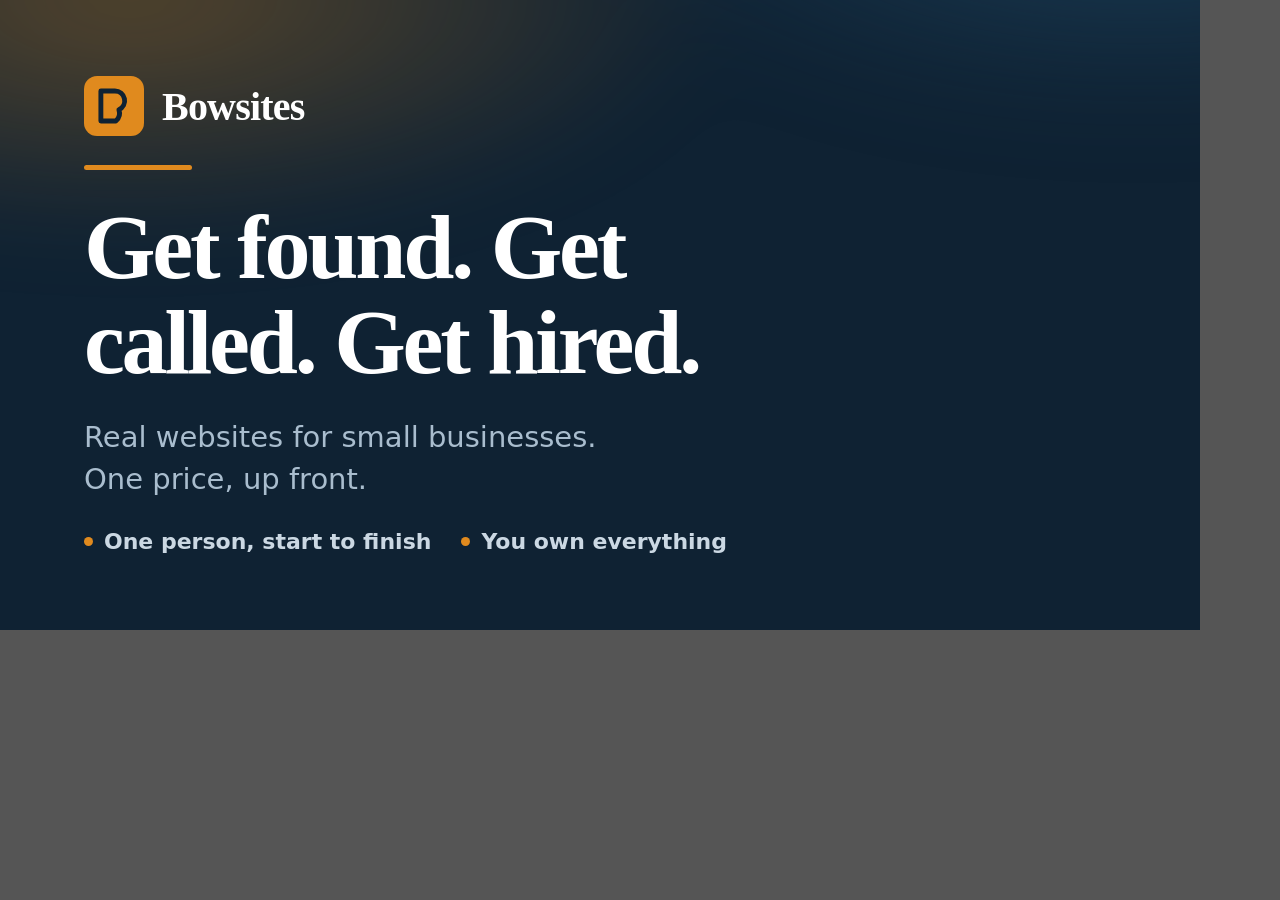
<file: tools/og-image.html>
<!DOCTYPE html>
<html lang="en">
<head>
<meta charset="utf-8">
<title>Bowsites OG card source</title>
<style>
  * { margin: 0; padding: 0; box-sizing: border-box; }
  html, body { background: #555; }

  /* Exactly 1200x630 — the size LinkedIn, Facebook, iMessage and X expect. */
  .card {
    width: 1200px;
    height: 630px;
    position: relative;
    overflow: hidden;
    background: #0F2233;
    font-family: system-ui, -apple-system, "Segoe UI", Roboto, sans-serif;
    color: #fff;
    padding: 76px 84px;
    display: flex;
    flex-direction: column;
    justify-content: space-between;
  }
  .glow {
    position: absolute;
    inset: -40% -20% auto -20%;
    height: 90%;
    background:
      radial-gradient(52% 62% at 22% 44%, rgba(224,138,30,.34), transparent 68%),
      radial-gradient(46% 56% at 82% 24%, rgba(36,80,111,.60), transparent 72%);
    filter: blur(46px);
  }
  .row { position: relative; display: flex; align-items: center; gap: 18px; }
  .mark { width: 60px; height: 60px; }
  .word {
    font-family: "Palatino Linotype", Palatino, Georgia, serif;
    font-size: 40px; font-weight: 600; letter-spacing: -.02em;
  }
  h1 {
    position: relative;
    font-family: "Palatino Linotype", Palatino, Georgia, serif;
    font-size: 92px;
    line-height: 1.03;
    letter-spacing: -.035em;
    font-weight: 600;
    max-width: 17ch;
  }
  .sub {
    position: relative;
    font-size: 29px;
    line-height: 1.45;
    color: #A9BDCE;
    max-width: 30ch;
    margin-top: 26px;
  }
  .foot { position: relative; display: flex; align-items: center; gap: 30px; }
  .pill {
    display: inline-flex; align-items: center; gap: 11px;
    font-size: 22px; font-weight: 600; color: #CBD8E3;
  }
  .dot { width: 9px; height: 9px; border-radius: 50%; background: #E08A1E; }
  .rule { position: relative; height: 5px; width: 108px; background: #E08A1E; border-radius: 99px; }
</style>
</head>
<body>
<div class="card" id="card">
  <div class="glow"></div>

  <div class="row">
    <svg class="mark" viewBox="0 0 32 32">
      <rect width="32" height="32" rx="7" fill="#E08A1E"/>
      <path d="M9 8h7.5a5.2 5.2 0 0 1 2.1 9.95A5.6 5.6 0 0 1 17 24H9z"
            fill="none" stroke="#0F2233" stroke-width="2.6" stroke-linejoin="round"/>
    </svg>
    <span class="word">Bowsites</span>
  </div>

  <div>
    <div class="rule" style="margin-bottom:30px"></div>
    <h1>Get found. Get called. Get hired.</h1>
    <p class="sub">Real websites for small businesses. One price, up front.</p>
  </div>

  <div class="foot">
    <span class="pill"><span class="dot"></span> One person, start to finish</span>
    <span class="pill"><span class="dot"></span> You own everything</span>
  </div>
</div>
</body>
</html>
</file>
<file: styles.css>
/* ══════════════════════════════════════════════════════════════════════
   BOWSITES — Design System + Site Styles
   ──────────────────────────────────────────────────────────────────────
   Brand attributes: warm · trustworthy · modern-minimal · local
   Full rationale and contrast math: docs/02-design-system.md
   ══════════════════════════════════════════════════════════════════════ */

/* ─────────────────────────────────────────────
   1. TOKENS
   ───────────────────────────────────────────── */
:root {
  /* ---- Brand ---- */
  --ink:        #0F2233;  /* near-black navy — headings, primary surfaces  */
  --navy-700:   #1B3A57;
  --navy-600:   #24506F;
  --navy-300:   #7E9BB3;

  --amber:      #E08A1E;  /* accent — CTA fills, highlights               */
  --amber-600:  #C4740F;  /* hover                                        */
  --amber-text: #8F5700;  /* AA-safe amber for TEXT on light backgrounds  */

  /* ---- Neutrals (warm-tinted, not clinical grey) ---- */
  --paper:      #FBF8F4;  /* page background                              */
  --surface:    #FFFFFF;  /* cards                                        */
  --surface-2:  #F4EFE8;  /* alternating sections                         */
  --slate:      #3D4C59;  /* body text            8.3:1 on paper — AAA    */
  --muted:      #6B7A88;  /* secondary text       4.8:1 on paper — AA     */
  --line:       #E5DED4;  /* borders                                      */
  --line-soft:  #EFEAE2;

  /* ---- Semantic ---- */
  --ok:         #1E7A4C;
  --warn:       #A8660A;
  --err:        #B3261E;
  --err-soft:   #FDF0EF;

  /* ---- Applied roles (these flip in dark mode) ---- */
  --bg:            var(--paper);
  --bg-alt:        var(--surface-2);
  --card:          var(--surface);
  --text:          var(--slate);
  --text-strong:   var(--ink);
  --text-muted:    var(--muted);
  --border:        var(--line);
  --border-soft:   var(--line-soft);
  --accent:        var(--amber);
  --accent-hover:  var(--amber-600);
  --accent-text:   var(--amber-text);
  --on-accent:     var(--ink);        /* 6.03:1 on amber — AA all sizes   */
  --header-bg:     rgb(251 248 244 / .82);
  --shadow-color:  15 34 51;

  /* ---- Type ---- */
  --font-display: "Iowan Old Style", "Palatino Linotype", Palatino, Georgia,
                  ui-serif, "Times New Roman", serif;
  --font-body:    system-ui, -apple-system, "Segoe UI Variable Text", "Segoe UI",
                  Roboto, "Helvetica Neue", Arial, sans-serif;
  --font-mono:    ui-monospace, "Cascadia Code", "SF Mono", Menlo, Consolas, monospace;

  /* 9-step scale, fluid — see docs/02-design-system.md */
  --fs-900: clamp(2.75rem, 1.6rem + 4.6vw, 4.5rem);
  --fs-800: clamp(2.25rem, 1.5rem + 3vw,   3.25rem);
  --fs-700: clamp(1.75rem, 1.3rem + 1.9vw, 2.5rem);
  --fs-600: clamp(1.375rem, 1.2rem + .8vw, 1.75rem);
  --fs-500: clamp(1.125rem, 1.05rem + .35vw, 1.3125rem);
  --fs-400: 1.0625rem;
  --fs-300: 0.9375rem;
  --fs-200: 0.8125rem;
  --fs-100: 0.75rem;

  --lh-tight: 1.08;
  --lh-snug:  1.25;
  --lh-base:  1.65;

  /* ---- Space (4px base) ---- */
  --s-1: .25rem;  --s-2: .5rem;   --s-3: .75rem;  --s-4: 1rem;
  --s-5: 1.5rem;  --s-6: 2rem;    --s-7: 3rem;    --s-8: 4rem;
  --s-9: 6rem;    --s-10: 8rem;

  /* ---- Radius / elevation / motion ---- */
  --r-sm: 6px;  --r-md: 10px;  --r-lg: 16px;  --r-xl: 24px;  --r-pill: 999px;

  --sh-1: 0 1px 2px rgb(var(--shadow-color) / .05),
          0 1px 3px rgb(var(--shadow-color) / .06);
  --sh-2: 0 2px 4px rgb(var(--shadow-color) / .04),
          0 8px 20px rgb(var(--shadow-color) / .07);
  --sh-3: 0 4px 8px rgb(var(--shadow-color) / .05),
          0 18px 44px rgb(var(--shadow-color) / .11);

  --ease: cubic-bezier(.22, .61, .36, 1);
  --dur:  .22s;

  --wrap: 1180px;
  --wrap-narrow: 780px;
  --header-h: 68px;
}

/* ---- Dark theme ---- */
@media (prefers-color-scheme: dark) {
  :root:not([data-theme="light"]) {
    --bg:           #0D1620;
    --bg-alt:       #111D2A;
    --card:         #14202C;
    --text:         #C4D2DD;
    --text-strong:  #E6EDF3;   /* 15.5:1 on --bg — AAA */
    --text-muted:   #93A5B4;
    --border:       #22323F;
    --border-soft:  #1B2833;
    --accent:       #F0A23C;
    --accent-hover: #FFB65C;
    --accent-text:  #F0A23C;   /* 8.7:1 on --bg — AAA */
    --on-accent:    #14202C;
    --header-bg:    rgb(13 22 32 / .84);
    --shadow-color: 0 0 0;
    --err-soft:     #2A1614;
    color-scheme: dark;
  }
}
:root[data-theme="dark"] {
  --bg:           #0D1620;
  --bg-alt:       #111D2A;
  --card:         #14202C;
  --text:         #C4D2DD;
  --text-strong:  #E6EDF3;
  --text-muted:   #93A5B4;
  --border:       #22323F;
  --border-soft:  #1B2833;
  --accent:       #F0A23C;
  --accent-hover: #FFB65C;
  --accent-text:  #F0A23C;
  --on-accent:    #14202C;
  --header-bg:    rgb(13 22 32 / .84);
  --shadow-color: 0 0 0;
  --err-soft:     #2A1614;
  color-scheme: dark;
}
:root[data-theme="light"] { color-scheme: light; }


/* ─────────────────────────────────────────────
   2. RESET / BASE
   ───────────────────────────────────────────── */
*, *::before, *::after { box-sizing: border-box; }
* { margin: 0; }

html {
  -webkit-text-size-adjust: 100%;
  scroll-behavior: smooth;
  scroll-padding-top: calc(var(--header-h) + var(--s-4));
}
@media (prefers-reduced-motion: reduce) { html { scroll-behavior: auto; } }

body {
  background: var(--bg);
  color: var(--text);
  font: var(--fs-400)/var(--lh-base) var(--font-body);
  font-synthesis-weight: none;
  -webkit-font-smoothing: antialiased;
  text-rendering: optimizeLegibility;
  overflow-x: hidden;
}

img, svg, video { display: block; max-width: 100%; height: auto; }
input, button, textarea, select { font: inherit; color: inherit; }
button { background: none; border: 0; cursor: pointer; }
ul, ol { list-style: none; padding: 0; }
a { color: var(--accent-text); text-underline-offset: 3px; }
code { font-family: var(--font-mono); font-size: .9em; }

h1, h2, h3, h4 {
  font-family: var(--font-display);
  font-weight: 600;
  color: var(--text-strong);
  letter-spacing: -.015em;
  line-height: var(--lh-snug);
  text-wrap: balance;
}
p { text-wrap: pretty; }

:focus-visible {
  outline: 3px solid var(--accent);
  outline-offset: 2px;
  border-radius: var(--r-sm);
}

.sprite { display: none; }
.sr-only {
  position: absolute; width: 1px; height: 1px;
  padding: 0; margin: -1px; overflow: hidden;
  clip-path: inset(50%); white-space: nowrap;
}
.skip-link {
  position: absolute; top: 0; left: 50%;
  transform: translate(-50%, -120%);
  z-index: 200;
  background: var(--ink); color: #fff;
  padding: var(--s-3) var(--s-5);
  border-radius: 0 0 var(--r-md) var(--r-md);
  font-weight: 600; text-decoration: none;
  transition: transform var(--dur) var(--ease);
}
.skip-link:focus { transform: translate(-50%, 0); }


/* ─────────────────────────────────────────────
   3. LAYOUT PRIMITIVES
   ───────────────────────────────────────────── */
.wrap {
  width: min(100% - 2.5rem, var(--wrap));
  margin-inline: auto;
}
.wrap-narrow { width: min(100% - 2.5rem, var(--wrap-narrow)); }

.section { padding-block: clamp(var(--s-8), 9vw, var(--s-10)); }
.section-alt {
  background: var(--bg-alt);
  border-block: 1px solid var(--border-soft);
}

.section-head {
  max-width: 62ch;
  margin-bottom: clamp(var(--s-6), 5vw, var(--s-8));
}
.section-head h2 { font-size: var(--fs-700); margin-bottom: var(--s-4); }
.section-head .lead { font-size: var(--fs-500); color: var(--text-muted); }

.section-foot {
  margin-top: var(--s-7);
  font-size: var(--fs-400);
  color: var(--text-muted);
  display: flex; flex-wrap: wrap; gap: var(--s-3) var(--s-5);
  align-items: center;
}
.muted-note { font-size: var(--fs-200); }
.muted-note code {
  background: var(--bg-alt); padding: 2px 6px;
  border-radius: var(--r-sm); border: 1px solid var(--border-soft);
}

.eyebrow {
  display: inline-flex; align-items: center; gap: var(--s-2);
  font-size: var(--fs-200);
  font-weight: 600;
  letter-spacing: .07em;
  text-transform: uppercase;
  color: var(--accent-text);
  margin-bottom: var(--s-4);
}
.eyebrow .dot {
  width: 7px; height: 7px; border-radius: 50%;
  background: var(--accent);
  box-shadow: 0 0 0 4px color-mix(in srgb, var(--accent) 18%, transparent);
}

.grid-3 {
  display: grid;
  gap: var(--s-5);
  grid-template-columns: repeat(auto-fit, minmax(min(100%, 270px), 1fr));
}

.ico { width: 1.15em; height: 1.15em; flex: none; }


/* ─────────────────────────────────────────────
   4. BUTTONS
   ───────────────────────────────────────────── */
.btn {
  --btn-py: .72rem; --btn-px: 1.35rem;
  display: inline-flex; align-items: center; justify-content: center;
  gap: var(--s-2);
  padding: var(--btn-py) var(--btn-px);
  border-radius: var(--r-md);
  font-size: var(--fs-300);
  font-weight: 600;
  letter-spacing: -.005em;
  text-decoration: none;
  white-space: nowrap;
  border: 1px solid transparent;
  transition: background var(--dur) var(--ease), border-color var(--dur) var(--ease),
              transform var(--dur) var(--ease), box-shadow var(--dur) var(--ease),
              color var(--dur) var(--ease);
}
.btn:active { transform: translateY(1px); }

.btn-primary {
  background: var(--accent);
  color: var(--on-accent);
  box-shadow: var(--sh-1);
}
.btn-primary:hover { background: var(--accent-hover); box-shadow: var(--sh-2); }

.btn-ghost {
  background: transparent;
  color: var(--text-strong);
  border-color: var(--border);
}
.btn-ghost:hover {
  border-color: var(--text-strong);
  background: color-mix(in srgb, var(--text-strong) 4%, transparent);
}

.btn-lg  { --btn-py: .95rem; --btn-px: 1.75rem; font-size: var(--fs-400); }
.btn-sm  { --btn-py: .55rem; --btn-px: 1rem;    font-size: var(--fs-200); }
.btn-block { display: flex; width: 100%; }

.link-arrow {
  display: inline-flex; align-items: center; gap: var(--s-2);
  font-weight: 600; font-size: var(--fs-300);
  color: var(--accent-text);
  text-decoration: none;
}
.link-arrow .ico { transition: transform var(--dur) var(--ease); }
.link-arrow:hover { text-decoration: underline; }
.link-arrow:hover .ico { transform: translateX(4px); }


/* ─────────────────────────────────────────────
   5. HEADER
   ───────────────────────────────────────────── */
.site-header {
  position: sticky; top: 0; z-index: 100;
  background: var(--header-bg);
  backdrop-filter: saturate(180%) blur(14px);
  -webkit-backdrop-filter: saturate(180%) blur(14px);
  border-bottom: 1px solid transparent;
  transition: border-color var(--dur) var(--ease), box-shadow var(--dur) var(--ease);
}
.site-header.is-stuck {
  border-bottom-color: var(--border);
  box-shadow: 0 1px 14px rgb(var(--shadow-color) / .06);
}
.header-inner {
  height: var(--header-h);
  display: flex; align-items: center; gap: var(--s-5);
}

.logo {
  display: inline-flex; align-items: center; gap: var(--s-3);
  text-decoration: none; color: var(--text-strong);
  font-family: var(--font-display);
  font-size: 1.3rem; font-weight: 600; letter-spacing: -.02em;
}
.logo-mark { width: 32px; height: 32px; }
.logo-bg { fill: var(--ink); }
.logo-stroke { stroke: var(--amber); }
:root[data-theme="dark"] .logo-bg { fill: var(--accent); }
:root[data-theme="dark"] .logo-stroke { stroke: #0D1620; }
@media (prefers-color-scheme: dark) {
  :root:not([data-theme="light"]) .logo-bg { fill: var(--accent); }
  :root:not([data-theme="light"]) .logo-stroke { stroke: #0D1620; }
}

.nav { margin-left: auto; }
.nav-list { display: flex; gap: var(--s-1); }
.nav-list a {
  display: block;
  padding: var(--s-2) var(--s-3);
  border-radius: var(--r-sm);
  font-size: var(--fs-300); font-weight: 500;
  color: var(--text); text-decoration: none;
  transition: color var(--dur) var(--ease), background var(--dur) var(--ease);
}
.nav-list a:hover,
.nav-list a.is-current {
  color: var(--text-strong);
  background: color-mix(in srgb, var(--text-strong) 6%, transparent);
}

.header-actions { display: flex; align-items: center; gap: var(--s-2); }

.icon-btn {
  display: grid; place-items: center;
  width: 40px; height: 40px;
  border-radius: var(--r-md);
  color: var(--text);
  border: 1px solid transparent;
  transition: background var(--dur) var(--ease), color var(--dur) var(--ease);
}
.icon-btn:hover { background: color-mix(in srgb, var(--text-strong) 7%, transparent); }
.icon-btn .ico { width: 20px; height: 20px; }

#theme-toggle .ico-moon { display: none; }
:root[data-theme="dark"] #theme-toggle .ico-sun  { display: none; }
:root[data-theme="dark"] #theme-toggle .ico-moon { display: block; }
@media (prefers-color-scheme: dark) {
  :root:not([data-theme="light"]) #theme-toggle .ico-sun  { display: none; }
  :root:not([data-theme="light"]) #theme-toggle .ico-moon { display: block; }
}

.nav-toggle { display: none; }
.nav-toggle .ico-shut { display: none; }

/* Mobile nav */
@media (max-width: 920px) {
  .nav-toggle { display: grid; }
  .header-cta { display: none; }
  .nav {
    position: fixed; inset: var(--header-h) 0 auto 0;
    background: var(--bg);
    border-bottom: 1px solid var(--border);
    box-shadow: var(--sh-3);
    padding: var(--s-4) 0 var(--s-6);
    display: grid;
    grid-template-rows: 0fr;
    opacity: 0; visibility: hidden;
    transition: grid-template-rows var(--dur) var(--ease),
                opacity var(--dur) var(--ease),
                visibility var(--dur) var(--ease);
  }
  .nav-list { overflow: hidden; flex-direction: column; gap: 0;
              width: min(100% - 2.5rem, var(--wrap)); margin-inline: auto; }
  .nav-list a { padding: var(--s-4) var(--s-3); font-size: var(--fs-500); }
  .nav-list li + li { border-top: 1px solid var(--border-soft); }
  body.nav-open .nav { grid-template-rows: 1fr; opacity: 1; visibility: visible; }
  body.nav-open .nav-toggle .ico-open { display: none; }
  body.nav-open .nav-toggle .ico-shut { display: block; }
}


/* ─────────────────────────────────────────────
   6. HERO
   ───────────────────────────────────────────── */
.hero {
  position: relative;
  /* Bottom padding is deliberately lighter than the top: the next section
     supplies its own generous top padding, and doubling them left a dead gap. */
  padding-block: clamp(var(--s-7), 7vw, var(--s-9)) clamp(var(--s-7), 5vw, var(--s-8));
  overflow: clip;   /* clips the glow without trapping the overhanging phone */
}
.hero-glow {
  position: absolute; inset: -30% -10% auto -10%;
  height: 70%;
  background:
    radial-gradient(60% 70% at 20% 40%, color-mix(in srgb, var(--accent) 16%, transparent), transparent 70%),
    radial-gradient(50% 60% at 78% 30%, color-mix(in srgb, var(--navy-600) 16%, transparent), transparent 72%);
  filter: blur(30px);
  pointer-events: none;
}

.hero-grid {
  position: relative;
  display: grid;
  gap: clamp(var(--s-7), 6vw, var(--s-9));
  align-items: center;
  grid-template-columns: minmax(0, 1.05fr) minmax(0, 1fr);
}
@media (max-width: 940px) { .hero-grid { grid-template-columns: 1fr; } }

.hero-h1 {
  font-size: var(--fs-900);
  line-height: var(--lh-tight);
  letter-spacing: -.03em;
  margin-bottom: var(--s-5);
}
.hero-sub {
  font-size: var(--fs-500);
  color: var(--text-muted);
  max-width: 52ch;
  margin-bottom: var(--s-6);
}
.hero-cta { display: flex; flex-wrap: wrap; gap: var(--s-3); margin-bottom: var(--s-6); }

.hero-trust {
  display: flex; flex-wrap: wrap; gap: var(--s-3) var(--s-5);
  font-size: var(--fs-300); color: var(--text-muted);
}
.hero-trust li { display: flex; align-items: center; gap: var(--s-2); }
.hero-trust .ico { color: var(--ok); width: 1em; height: 1em; }

/* --- CSS device mockups (no image weight) --- */
.hero-visual { position: relative; }

.browser {
  background: var(--card);
  border: 1px solid var(--border);
  border-radius: var(--r-lg);
  box-shadow: var(--sh-3);
  overflow: hidden;
}
.browser-bar {
  display: flex; align-items: center; gap: 6px;
  padding: var(--s-3) var(--s-4);
  background: var(--bg-alt);
  border-bottom: 1px solid var(--border-soft);
}
.browser-bar span[class^="dot-"] { width: 9px; height: 9px; border-radius: 50%; }
.dot-r { background: #E5695D; } .dot-y { background: #E0B341; } .dot-g { background: #63C070; }
.browser-url {
  margin-left: var(--s-3);
  font-size: var(--fs-100);
  color: var(--text-muted);
  background: var(--card);
  border: 1px solid var(--border-soft);
  border-radius: var(--r-pill);
  padding: 3px 12px;
}
/* --- Miniature website inside the browser frame.
       Real words, real layout — it reads as a screenshot, not a wireframe. --- */
.mini {
  --mini-navy: #1B3A57;
  background: #fff;
  color: #33414E;
  font-size: 7.5px;
  line-height: 1.45;
  container-type: inline-size;
}
:root[data-theme="dark"] .mini { background: #F7F5F1; }
@media (prefers-color-scheme: dark) {
  :root:not([data-theme="light"]) .mini { background: #F7F5F1; }
}

.mini-nav {
  display: flex; align-items: center; gap: 8px;
  padding: 8px 11px;
  background: var(--mini-navy);
  color: #fff;
}
.mini-logo { font-family: var(--font-display); font-size: 9px; font-weight: 600; letter-spacing: -.01em; }
.mini-links { display: flex; gap: 8px; margin-left: auto; opacity: .82; }
.mini-links i { font-style: normal; font-size: 7px; }
.mini-call {
  font-size: 7.5px; font-weight: 700;
  background: var(--amber); color: #16283A;
  padding: 3px 7px; border-radius: 4px;
  white-space: nowrap;
}

.mini-hero {
  padding: 14px 11px 12px;
  background:
    linear-gradient(105deg, rgb(27 58 87 / .07), transparent 60%),
    linear-gradient(#FBF9F6, #fff);
  border-bottom: 1px solid #EAE4DB;
}
.mini-eyebrow {
  font-size: 6px; font-weight: 700;
  letter-spacing: .09em; text-transform: uppercase;
  color: #9A5B00;
  margin-bottom: 5px;
}
.mini-h {
  font-family: var(--font-display);
  font-size: 15px; line-height: 1.12;
  font-weight: 600; letter-spacing: -.02em;
  color: #12283C;
  margin-bottom: 4px;
}
.mini-p { font-size: 8px; color: #5A6874; margin-bottom: 8px; }
.mini-btn {
  display: inline-block;
  background: var(--amber); color: #16283A;
  font-size: 8px; font-weight: 700;
  padding: 5px 12px; border-radius: 4px;
}

.mini-row {
  display: grid; grid-template-columns: repeat(3, 1fr); gap: 7px;
  padding: 10px 11px 13px;
}
.mini-row span {
  display: block;
  background: #FAF7F2;
  border: 1px solid #EAE4DB;
  border-radius: 5px;
  padding: 7px 7px 8px;
  font-size: 6.5px;
  color: #6B7885;
}
.mini-row b {
  display: block;
  font-size: 7.5px; font-weight: 700;
  color: #1B3A57;
  margin-bottom: 2px;
}

/* Library variant — quieter, no sales button */
.mini-lib .mini-nav { background: #24506F; }
.mini-lib .mini-h { font-size: 14px; color: #1B3A57; }
.mini-search {
  display: flex; align-items: center; justify-content: space-between;
  gap: 8px;
  margin-top: 9px;
  background: #fff;
  border: 1px solid #D8D0C4;
  border-radius: 5px;
  padding: 5px 5px 5px 9px;
  font-size: 7.5px;
  color: #8A94A0;
}
.mini-search-btn {
  background: var(--amber); color: #16283A;
  font-weight: 700; font-size: 7px;
  padding: 3px 9px; border-radius: 3px;
}

/* --- Phone --- */
.phone {
  /* Hangs off the bottom-right corner rather than sitting on top of the
     mockup's content — layered, but nothing important gets covered. */
  position: absolute; right: -30px; bottom: -40px;
  width: 130px;
  background: var(--ink);
  border-radius: 20px;
  padding: 7px;
  box-shadow: var(--sh-3);
}
.phone-screen {
  background: #fff;
  border-radius: 14px;
  overflow: hidden;
  display: grid;
  font-size: 7px;
}
.ph-logo {
  background: #1B3A57; color: #fff;
  font-family: var(--font-display);
  font-size: 8px; font-weight: 600;
  padding: 7px 9px;
}
.ph-h {
  font-family: var(--font-display);
  font-size: 13px; font-weight: 600; letter-spacing: -.02em;
  color: #12283C;
  padding: 10px 9px 6px;
}
.ph-btn {
  background: var(--amber); color: #16283A;
  font-size: 8px; font-weight: 700; text-align: center;
  margin: 0 9px;
  padding: 6px; border-radius: 4px;
}
.ph-row { display: flex; gap: 5px; padding: 9px; }
.ph-row i {
  flex: 1;
  font-style: normal; font-size: 6.5px; font-weight: 600;
  color: #6B7885;
  background: #FAF7F2;
  border: 1px solid #EAE4DB;
  border-radius: 4px;
  padding: 6px 4px;
  text-align: center;
}

.score-chip {
  position: absolute; left: -22px; bottom: -18px;
  display: flex; align-items: center; gap: var(--s-3);
  background: var(--card);
  border: 1px solid var(--border);
  border-radius: var(--r-lg);
  padding: var(--s-3) var(--s-4);
  box-shadow: var(--sh-2);
}
.score-chip strong {
  font-family: var(--font-display);
  font-size: 1.5rem; line-height: 1;
  color: var(--ok);
  font-variant-numeric: tabular-nums;
}
.score-chip span { font-size: var(--fs-100); color: var(--text-muted); line-height: 1.25; }

@media (max-width: 560px) {
  .phone { display: none; }
  .score-chip { left: auto; right: 8px; bottom: -18px; }
}


/* ─────────────────────────────────────────────
   7. CARDS
   ───────────────────────────────────────────── */
.card {
  position: relative;
  background: var(--card);
  border: 1px solid var(--border);
  border-radius: var(--r-lg);
  padding: var(--s-6);
  display: flex; flex-direction: column;
  gap: var(--s-3);
  transition: border-color var(--dur) var(--ease),
              box-shadow var(--dur) var(--ease),
              transform var(--dur) var(--ease);
}
.card h3 { font-size: var(--fs-600); }
.card p { font-size: var(--fs-300); color: var(--text-muted); }

.card-service:hover, .card-problem:hover {
  transform: translateY(-3px);
  border-color: color-mix(in srgb, var(--accent) 45%, var(--border));
  box-shadow: var(--sh-2);
}

.card-ico {
  display: grid; place-items: center;
  width: 46px; height: 46px;
  border-radius: var(--r-md);
  background: color-mix(in srgb, var(--accent) 14%, transparent);
  color: var(--accent-text);
  margin-bottom: var(--s-2);
}
.card-ico .ico { width: 23px; height: 23px; }

.card-for {
  font-size: var(--fs-300);
  color: var(--text-muted);
  padding-bottom: var(--s-3);
  border-bottom: 1px solid var(--border-soft);
}

.card.featured {
  border-color: color-mix(in srgb, var(--accent) 55%, var(--border));
  box-shadow: var(--sh-2);
}
.badge {
  position: absolute; top: -11px; left: var(--s-6);
  background: var(--accent); color: var(--on-accent);
  font-size: var(--fs-100); font-weight: 700;
  letter-spacing: .04em; text-transform: uppercase;
  padding: 4px 10px; border-radius: var(--r-pill);
}

.ticks { display: grid; gap: var(--s-3); font-size: var(--fs-300); margin-block: var(--s-1); }
.ticks li {
  display: grid; grid-template-columns: 1.15em 1fr; gap: var(--s-3);
  align-items: start;
  color: var(--text);
}
.ticks li::before {
  content: "";
  width: 1.15em; height: 1.15em;
  margin-top: .18em;
  background: currentColor;
  color: var(--ok);
  mask: url("data:image/svg+xml,%3Csvg xmlns='http://www.w3.org/2000/svg' viewBox='0 0 24 24'%3E%3Cpath d='m4.5 12.5 5 5 10-11' fill='none' stroke='%23000' stroke-width='2.6' stroke-linecap='round' stroke-linejoin='round'/%3E%3C/svg%3E") center/contain no-repeat;
  -webkit-mask: url("data:image/svg+xml,%3Csvg xmlns='http://www.w3.org/2000/svg' viewBox='0 0 24 24'%3E%3Cpath d='m4.5 12.5 5 5 10-11' fill='none' stroke='%23000' stroke-width='2.6' stroke-linecap='round' stroke-linejoin='round'/%3E%3C/svg%3E") center/contain no-repeat;
}
.card .link-arrow { margin-top: auto; padding-top: var(--s-3); }


/* ─────────────────────────────────────────────
   7a. THE THREE BAD OPTIONS
   ─────────────────────────────────────────────
   Deliberately NOT a 3-card grid — the problem section directly above
   already is one, and a second would read as the same beat twice. Rows
   build downward toward the highlighted answer. */
/* Compressed replacement for the old three-card problem section. Three
   one-liners carry the same argument in a fifth of the vertical space. */
.cost-strip {
  display: grid;
  gap: var(--s-3);
  max-width: 62rem;
  margin-bottom: var(--s-6);
  padding-left: var(--s-5);
  border-left: 3px solid color-mix(in srgb, var(--err) 55%, transparent);
}
.cost-strip li { font-size: var(--fs-300); color: var(--text-muted); }
.cost-strip strong { color: var(--text-strong); font-weight: 600; }

.option-list {
  display: grid;
  gap: var(--s-3);
  counter-reset: opt;
  max-width: 62rem;
}
.option {
  display: grid;
  grid-template-columns: minmax(9.5rem, 13rem) 1fr;
  gap: var(--s-3) var(--s-5);
  align-items: baseline;
  padding: var(--s-5);
  background: var(--card);
  border: 1px solid var(--border);
  border-radius: var(--r-md);
  transition: border-color var(--dur) var(--ease), box-shadow var(--dur) var(--ease);
}
@media (max-width: 640px) {
  .option { grid-template-columns: 1fr; gap: var(--s-2); padding: var(--s-4) var(--s-5); }
}

.option-tag {
  font-family: var(--font-display);
  font-size: var(--fs-500);
  font-weight: 600;
  color: var(--text-muted);
  letter-spacing: -.01em;
}
.option p { font-size: var(--fs-300); color: var(--text-muted); }

/* The answer. Amber is reserved for actions everywhere else on this page,
   so this row uses weight and a solid edge instead of stealing that signal. */
.option-mine {
  background: var(--ink);
  border-color: var(--ink);
  box-shadow: var(--sh-2);
}
.option-mine .option-tag { color: var(--amber); }
.option-mine p { color: #D7E1EA; }
:root[data-theme="dark"] .option-mine { background: #060E16; border-color: #22323F; }
@media (prefers-color-scheme: dark) {
  :root:not([data-theme="light"]) .option-mine { background: #060E16; border-color: #22323F; }
}


/* ─────────────────────────────────────────────
   7b. BENEFITS
   ───────────────────────────────────────────── */
.benefits-grid {
  display: grid;
  grid-template-columns: minmax(0, .85fr) minmax(0, 1.15fr);
  gap: clamp(var(--s-6), 5vw, var(--s-8));
  align-items: start;
}
@media (max-width: 900px) { .benefits-grid { grid-template-columns: 1fr; } }

.benefits-copy { position: sticky; top: calc(var(--header-h) + var(--s-5)); }
@media (max-width: 900px) { .benefits-copy { position: static; } }
.benefits-copy h2 { font-size: var(--fs-700); margin-bottom: var(--s-4); }
.benefits-copy .lead {
  font-size: var(--fs-500); color: var(--text-muted);
  margin-bottom: var(--s-6); max-width: 40ch;
}

.benefits-list {
  display: grid; gap: var(--s-5);
  grid-template-columns: repeat(auto-fit, minmax(min(100%, 220px), 1fr));
}
.benefits-list li {
  display: grid;
  grid-template-columns: 1.6em 1fr;
  gap: var(--s-1) var(--s-3);
  padding-bottom: var(--s-4);
  border-bottom: 1px solid var(--border-soft);
}
.benefits-list li::before {
  content: "";
  grid-row: span 2;
  width: 1.4em; height: 1.4em;
  margin-top: .15em;
  border-radius: 50%;
  background: color-mix(in srgb, var(--ok) 15%, transparent);
  color: var(--ok);
  mask: url("data:image/svg+xml,%3Csvg xmlns='http://www.w3.org/2000/svg' viewBox='0 0 24 24'%3E%3Ccircle cx='12' cy='12' r='11'/%3E%3C/svg%3E") center/contain no-repeat;
  -webkit-mask: url("data:image/svg+xml,%3Csvg xmlns='http://www.w3.org/2000/svg' viewBox='0 0 24 24'%3E%3Ccircle cx='12' cy='12' r='11'/%3E%3C/svg%3E") center/contain no-repeat;
  background:
    url("data:image/svg+xml,%3Csvg xmlns='http://www.w3.org/2000/svg' viewBox='0 0 24 24'%3E%3Cpath d='m5 12.5 4.5 4.5L19 7' fill='none' stroke='%231E7A4C' stroke-width='2.8' stroke-linecap='round' stroke-linejoin='round'/%3E%3C/svg%3E") center/72% no-repeat,
    color-mix(in srgb, var(--ok) 15%, transparent);
  mask: none; -webkit-mask: none;
}
.benefits-list h3 { font-size: var(--fs-500); margin-bottom: 2px; }
.benefits-list p { font-size: var(--fs-300); color: var(--text-muted); }


/* ─────────────────────────────────────────────
   7c. TESTIMONIALS
   ───────────────────────────────────────────── */
.quote { gap: var(--s-4); }
.quote-mark {
  width: 26px; height: 26px;
  color: var(--accent);
  opacity: .45;
}
.quote blockquote p {
  font-size: var(--fs-400);
  color: var(--text);
  line-height: 1.6;
}
.quote figcaption {
  margin-top: auto;
  padding-top: var(--s-4);
  border-top: 1px solid var(--border-soft);
  display: grid; gap: 1px;
}
.quote figcaption strong { font-size: var(--fs-300); color: var(--text-strong); }
.quote figcaption span { font-size: var(--fs-200); color: var(--text-muted); }


/* ─────────────────────────────────────────────
   8. CASE STUDY
   ───────────────────────────────────────────── */
.case {
  display: grid;
  grid-template-columns: minmax(0, 1.1fr) minmax(0, 1fr);
  gap: clamp(var(--s-6), 5vw, var(--s-8));
  align-items: center;
}
@media (max-width: 900px) { .case { grid-template-columns: 1fr; } }

.browser-static { max-width: 100%; }
/* The case-study mockup runs bigger than the hero one — it's the proof shot. */
.case-visual .mini { font-size: 9px; }
.case-visual .mini-logo { font-size: 11px; }
.case-visual .mini-h { font-size: 18px; }
.case-visual .mini-eyebrow { font-size: 7px; }
.case-visual .mini-search { font-size: 9px; padding: 7px 7px 7px 11px; }
.case-visual .mini-row b { font-size: 9px; }
.case-visual .mini-row span { font-size: 8px; }
.case-visual .mini-links i { font-size: 8.5px; }

.case-copy h3 { font-size: var(--fs-700); margin-bottom: var(--s-4); }
.case-copy > p { color: var(--text-muted); margin-bottom: var(--s-5); }
.case-copy .ticks { margin-bottom: var(--s-6); }

.case-metrics {
  display: grid; grid-template-columns: repeat(3, 1fr);
  gap: var(--s-4);
  padding: var(--s-5) 0;
  margin-bottom: var(--s-5);
  border-block: 1px solid var(--border);
}
.metric strong {
  display: block;
  font-family: var(--font-display);
  font-size: var(--fs-600);
  color: var(--text-strong);
  line-height: 1.1;
}
.metric span { font-size: var(--fs-200); color: var(--text-muted); }


/* ─────────────────────────────────────────────
   8b. ABOUT
   ─────────────────────────────────────────────
   The page claims "a real person" six times. This is where it proves it. */
.about-grid {
  display: grid;
  /* Capped at 280px: the source photo is 400px, so this keeps it comfortably
     above 1x and close to 1.4x on a retina screen. Widening the column would
     only make it look softer. */
  grid-template-columns: minmax(0, 280px) minmax(0, 1fr);
  gap: clamp(var(--s-6), 5vw, var(--s-8));
  align-items: start;
}
@media (max-width: 820px) {
  .about-grid { grid-template-columns: 1fr; max-width: 40rem; }
}

.about-portrait { position: sticky; top: calc(var(--header-h) + var(--s-5)); }
@media (max-width: 820px) { .about-portrait { position: static; } }

.about-portrait picture { display: block; }
.about-portrait img,
.portrait-fallback {
  width: 100%;
  height: auto;
  aspect-ratio: 1;
  border-radius: var(--r-lg);
  border: 1px solid var(--border);
  box-shadow: var(--sh-2);
  object-fit: cover;
}
@media (max-width: 820px) {
  /* Stacked layout — don't let the portrait blow up to full width. */
  .about-portrait { max-width: 220px; }
}
.portrait-fallback {
  display: grid;
  place-items: center;
  background:
    radial-gradient(120% 120% at 30% 20%,
      color-mix(in srgb, var(--accent) 22%, transparent), transparent 60%),
    var(--bg-alt);
}
.portrait-fallback span {
  font-family: var(--font-display);
  font-size: clamp(3rem, 8vw, 4.5rem);
  font-weight: 600;
  letter-spacing: -.03em;
  color: var(--text-strong);
  opacity: .55;
}
.portrait-note {
  margin-top: var(--s-3);
  font-size: var(--fs-100);
  color: var(--text-muted);
  text-align: center;
}
.portrait-note code {
  background: var(--bg-alt);
  border: 1px solid var(--border-soft);
  border-radius: var(--r-sm);
  padding: 1px 5px;
}

.about-copy h2 { font-size: var(--fs-700); margin-bottom: var(--s-4); }
.about-copy .lead {
  font-size: var(--fs-500);
  color: var(--text-strong);
  margin-bottom: var(--s-4);
}
.about-copy p { color: var(--text-muted); margin-bottom: var(--s-4); max-width: 58ch; }

.about-links {
  display: flex;
  flex-wrap: wrap;
  gap: var(--s-3);
  margin-top: var(--s-6);
}
.about-links a {
  display: inline-flex;
  align-items: center;
  gap: var(--s-2);
  padding: .6rem 1rem;
  border: 1px solid var(--border);
  border-radius: var(--r-md);
  background: var(--card);
  font-size: var(--fs-300);
  font-weight: 600;
  color: var(--text-strong);
  text-decoration: none;
  transition: border-color var(--dur) var(--ease), background var(--dur) var(--ease),
              transform var(--dur) var(--ease);
}
.about-links a:hover {
  border-color: color-mix(in srgb, var(--accent) 55%, var(--border));
  background: color-mix(in srgb, var(--accent) 8%, var(--card));
  transform: translateY(-2px);
}
.about-links .ico { color: var(--accent-text); width: 1.05em; height: 1.05em; }


/* ─────────────────────────────────────────────
   9. PROCESS
   ───────────────────────────────────────────── */
.steps {
  display: grid; gap: var(--s-5);
  grid-template-columns: repeat(auto-fit, minmax(min(100%, 230px), 1fr));
  counter-reset: step;
}
.step {
  position: relative;
  padding: var(--s-6) var(--s-5);
  background: var(--card);
  border: 1px solid var(--border);
  border-radius: var(--r-lg);
  display: flex; flex-direction: column; gap: var(--s-3);
}
.step-n {
  display: grid; place-items: center;
  width: 38px; height: 38px;
  border-radius: 50%;
  background: var(--ink); color: #fff;
  font-family: var(--font-display); font-size: 1.1rem; font-weight: 600;
}
:root[data-theme="dark"] .step-n { background: var(--accent); color: var(--on-accent); }
@media (prefers-color-scheme: dark) {
  :root:not([data-theme="light"]) .step-n { background: var(--accent); color: var(--on-accent); }
}
.step h3 { font-size: var(--fs-600); }
.step p { font-size: var(--fs-300); color: var(--text-muted); }
.step-when {
  margin-top: auto; padding-top: var(--s-3);
  font-size: var(--fs-100); font-weight: 700;
  letter-spacing: .06em; text-transform: uppercase;
  color: var(--accent-text);
}


/* ─────────────────────────────────────────────
   10. ESTIMATE CALCULATOR
   ───────────────────────────────────────────── */
.calc {
  display: grid;
  grid-template-columns: minmax(0, 1.35fr) minmax(0, 1fr);
  gap: var(--s-6);
  align-items: start;
}
@media (max-width: 900px) { .calc { grid-template-columns: 1fr; } }

.calc-controls {
  background: var(--card);
  border: 1px solid var(--border);
  border-radius: var(--r-lg);
  padding: clamp(var(--s-5), 3vw, var(--s-6));
  display: grid; gap: var(--s-6);
}
.calc-group { border: 0; padding: 0; margin: 0; display: grid; gap: var(--s-3); }
.calc-group legend {
  display: flex; align-items: baseline; gap: var(--s-3);
  font-size: var(--fs-300); font-weight: 700;
  color: var(--text-strong);
  padding: 0; margin-bottom: var(--s-1);
}
.out {
  font-family: var(--font-display);
  font-size: var(--fs-500);
  color: var(--accent-text);
}
.hint { font-size: var(--fs-200); color: var(--text-muted); }

.choice-row { display: flex; flex-wrap: wrap; gap: var(--s-2); }
.choice-grid {
  display: grid; gap: var(--s-2);
  grid-template-columns: repeat(auto-fit, minmax(min(100%, 165px), 1fr));
}

.choice { position: relative; display: block; cursor: pointer; }
.choice input {
  position: absolute; opacity: 0;
  width: 100%; height: 100%; margin: 0; cursor: pointer;
}
.choice > span {
  display: block;
  padding: .6rem .9rem;
  border: 1px solid var(--border);
  border-radius: var(--r-md);
  background: var(--bg);
  font-size: var(--fs-300);
  color: var(--text);
  transition: border-color var(--dur) var(--ease), background var(--dur) var(--ease),
              color var(--dur) var(--ease), box-shadow var(--dur) var(--ease);
}
.choice:hover > span { border-color: var(--text-muted); }
.choice input:checked + span {
  border-color: var(--accent);
  background: color-mix(in srgb, var(--accent) 12%, var(--bg));
  color: var(--text-strong);
  font-weight: 600;
  box-shadow: inset 0 0 0 1px var(--accent);
}
.choice input:focus-visible + span { outline: 3px solid var(--accent); outline-offset: 2px; }

/* Range */
input[type="range"] {
  -webkit-appearance: none; appearance: none;
  width: 100%; height: 30px; background: transparent; cursor: pointer;
}
input[type="range"]::-webkit-slider-runnable-track {
  height: 6px; border-radius: var(--r-pill); background: var(--border);
}
input[type="range"]::-moz-range-track {
  height: 6px; border-radius: var(--r-pill); background: var(--border);
}
input[type="range"]::-webkit-slider-thumb {
  -webkit-appearance: none;
  width: 24px; height: 24px; margin-top: -9px;
  border-radius: 50%;
  background: var(--accent);
  border: 3px solid var(--card);
  box-shadow: var(--sh-2);
}
input[type="range"]::-moz-range-thumb {
  width: 24px; height: 24px;
  border-radius: 50%;
  background: var(--accent);
  border: 3px solid var(--card);
  box-shadow: var(--sh-2);
}

.calc-result {
  position: sticky; top: calc(var(--header-h) + var(--s-4));
  background: var(--ink);
  color: #E9EFF4;
  border-radius: var(--r-lg);
  padding: clamp(var(--s-5), 3vw, var(--s-6));
  box-shadow: var(--sh-3);
  display: grid; gap: var(--s-4);
}
@media (max-width: 900px) { .calc-result { position: static; } }

.calc-label {
  font-size: var(--fs-200); font-weight: 600;
  letter-spacing: .07em; text-transform: uppercase;
  color: #9FB3C4;
}
.calc-figure {
  font-family: var(--font-display);
  font-size: clamp(2rem, 1.3rem + 2.4vw, 2.75rem);
  line-height: 1.05;
  color: #fff;
  letter-spacing: -.02em;
  font-variant-numeric: tabular-nums;
}
.calc-dash { color: var(--amber); margin-inline: .15em; }
.calc-monthly { font-size: var(--fs-300); color: #9FB3C4; margin-top: calc(var(--s-3) * -1); }
.calc-monthly strong { color: var(--amber); }

.calc-breakdown {
  display: grid; gap: var(--s-2);
  font-size: var(--fs-200);
  padding-block: var(--s-4);
  border-block: 1px solid rgb(255 255 255 / .12);
  min-height: 2.5rem;
}
.calc-breakdown li {
  display: flex; justify-content: space-between; gap: var(--s-4);
  color: #B9C8D4;
}
.calc-breakdown li span:last-child { color: #fff; font-variant-numeric: tabular-nums; }
.calc-breakdown:empty { display: none; }

.calc-timeline {
  display: flex; align-items: center; gap: var(--s-2);
  font-size: var(--fs-300); color: #B9C8D4;
}
.calc-timeline .ico { color: var(--amber); }
.calc-timeline strong { color: #fff; }
.calc-fine { font-size: var(--fs-100); color: #8CA0B1; }


/* ─────────────────────────────────────────────
   11. PRICING
   ───────────────────────────────────────────── */
.plan-price {
  display: flex; align-items: baseline; gap: var(--s-2);
  margin-bottom: var(--s-2);
}
.plan-price .amt {
  font-family: var(--font-display);
  font-size: clamp(2rem, 1.5rem + 1.6vw, 2.5rem);
  color: var(--text-strong);
  line-height: 1;
}
.plan-price .per { font-size: var(--fs-300); color: var(--text-muted); }
.plan-for {
  font-size: var(--fs-300); color: var(--text-muted);
  padding-bottom: var(--s-4);
  border-bottom: 1px solid var(--border-soft);
}
.plan .btn { margin-top: auto; }


/* ─────────────────────────────────────────────
   11b. CARE PLANS DRAWER
   ─────────────────────────────────────────────
   Was a full section. Now opens on demand inside the estimate block —
   monthly plans are a post-launch question, not a pre-hire one. */
.plans-drawer {
  margin-top: var(--s-6);
  background: var(--card);
  border: 1px solid var(--border);
  border-radius: var(--r-lg);
  overflow: hidden;
  transition: border-color var(--dur) var(--ease);
}
.plans-drawer[open] { border-color: color-mix(in srgb, var(--accent) 45%, var(--border)); }

.plans-drawer > summary {
  display: flex;
  align-items: center;
  justify-content: space-between;
  gap: var(--s-4);
  padding: var(--s-5);
  cursor: pointer;
  list-style: none;
}
.plans-drawer > summary::-webkit-details-marker { display: none; }
.plans-drawer > summary:hover { background: color-mix(in srgb, var(--text-strong) 3%, transparent); }
.plans-drawer summary strong {
  display: block;
  font-family: var(--font-display);
  font-size: var(--fs-500);
  font-weight: 600;
  color: var(--text-strong);
}
.plans-drawer summary em {
  display: block;
  margin-top: 2px;
  font-style: normal;
  font-size: var(--fs-300);
  color: var(--text-muted);
}
.plans-drawer[open] .faq-ico { transform: rotate(45deg); }
.plans-drawer .plans { padding: 0 var(--s-5) var(--s-5); }
.plans-drawer .plan { background: var(--bg); }


.book-cta { width: 100%; margin-bottom: var(--s-6); }


/* ─────────────────────────────────────────────
   12. FAQ
   ───────────────────────────────────────────── */
.faq-list { display: grid; gap: var(--s-3); }
.faq-item {
  background: var(--card);
  border: 1px solid var(--border);
  border-radius: var(--r-md);
  overflow: hidden;
  transition: border-color var(--dur) var(--ease);
}
.faq-item[open] { border-color: color-mix(in srgb, var(--accent) 45%, var(--border)); }
.faq-item summary {
  display: flex; align-items: center; justify-content: space-between;
  gap: var(--s-4);
  padding: var(--s-4) var(--s-5);
  cursor: pointer;
  list-style: none;
  font-family: var(--font-display);
  font-size: var(--fs-500);
  font-weight: 600;
  color: var(--text-strong);
}
.faq-item summary::-webkit-details-marker { display: none; }
.faq-item summary:hover { background: color-mix(in srgb, var(--text-strong) 3%, transparent); }
.faq-ico {
  flex: none; width: 20px; height: 20px;
  color: var(--accent-text);
  transition: transform var(--dur) var(--ease);
}
.faq-item[open] .faq-ico { transform: rotate(45deg); }
.faq-body {
  padding: 0 var(--s-5) var(--s-5);
  font-size: var(--fs-300);
  color: var(--text-muted);
  max-width: 68ch;
}


/* ─────────────────────────────────────────────
   13. CONTACT + MULTI-STEP FORM
   ───────────────────────────────────────────── */
.contact {
  background: var(--bg);
  padding-block: clamp(var(--s-8), 9vw, var(--s-10));
}
.contact-grid {
  display: grid;
  grid-template-columns: minmax(0, 1fr) minmax(0, 1.1fr);
  gap: clamp(var(--s-6), 5vw, var(--s-8));
  align-items: start;
}
@media (max-width: 900px) { .contact-grid { grid-template-columns: 1fr; } }

.contact-aside h2 { font-size: var(--fs-700); margin-bottom: var(--s-4); }
.contact-aside .lead { font-size: var(--fs-500); color: var(--text-muted); margin-bottom: var(--s-6); }
.contact-points { display: grid; gap: var(--s-3); font-size: var(--fs-300); margin-bottom: var(--s-7); }
.contact-points li { display: flex; align-items: center; gap: var(--s-3); }
.contact-points .ico { color: var(--ok); }

.contact-direct {
  padding-top: var(--s-5);
  border-top: 1px solid var(--border);
  display: grid; gap: var(--s-3);
}
.contact-direct-label { font-size: var(--fs-200); color: var(--text-muted); }
.contact-line {
  display: inline-flex; align-items: center; gap: var(--s-3);
  font-size: var(--fs-400); font-weight: 600;
  color: var(--text-strong); text-decoration: none;
  width: fit-content;
}
.contact-line .ico { color: var(--accent-text); }
.contact-line:hover { color: var(--accent-text); text-decoration: underline; }

.form-shell {
  background: var(--card);
  border: 1px solid var(--border);
  border-radius: var(--r-xl);
  box-shadow: var(--sh-2);
  padding: clamp(var(--s-5), 4vw, var(--s-7));
}

/* Progress */
.progress { margin-bottom: var(--s-6); }
.progress-track {
  height: 5px; border-radius: var(--r-pill);
  background: var(--border);
  overflow: hidden;
}
.progress-fill {
  height: 100%; width: 33.33%;
  background: var(--accent);
  border-radius: var(--r-pill);
  transition: width .35s var(--ease);
}
.progress-steps {
  display: flex; justify-content: space-between;
  margin-top: var(--s-3);
  font-size: var(--fs-100);
  font-weight: 600; letter-spacing: .05em; text-transform: uppercase;
  color: var(--text-muted);
}
.progress-steps li::before { content: attr(data-step-label) ". "; }
.progress-steps .is-active { color: var(--accent-text); }
.progress-steps .is-done { color: var(--ok); }

/* Steps */
.step[data-step] { display: none; border: 0; padding: 0; margin: 0; }
.step[data-step].is-active { display: block; animation: stepIn .3s var(--ease); }
@keyframes stepIn { from { opacity: 0; transform: translateY(8px); } to { opacity: 1; transform: none; } }
@media (prefers-reduced-motion: reduce) {
  .step[data-step].is-active { animation: none; }
  .progress-fill { transition: none; }
}

.step-title {
  font-family: var(--font-display);
  font-size: var(--fs-600);
  font-weight: 600;
  color: var(--text-strong);
  padding: 0;
  margin-bottom: var(--s-5);
}

.choice-stack { display: grid; gap: var(--s-3); margin-bottom: var(--s-2); }
.choice-lg > span {
  display: flex; flex-direction: column; gap: 2px;
  padding: var(--s-4) var(--s-5);
  border-radius: var(--r-md);
}
.choice-lg strong { font-size: var(--fs-400); font-weight: 600; }
.choice-lg em { font-style: normal; font-size: var(--fs-200); color: var(--text-muted); }
.choice-lg input:checked + span em { color: var(--text); }

.field { display: grid; gap: var(--s-2); margin-bottom: var(--s-4); }
.field-row {
  display: grid; gap: var(--s-4);
  grid-template-columns: repeat(auto-fit, minmax(min(100%, 190px), 1fr));
}
.field label { font-size: var(--fs-300); font-weight: 600; color: var(--text-strong); }
.field .opt { font-weight: 400; color: var(--text-muted); font-size: var(--fs-200); }

.field input, .field textarea, .field select {
  width: 100%;
  padding: .8rem 1rem;
  background: var(--bg);
  border: 1px solid var(--border);
  border-radius: var(--r-md);
  font-size: var(--fs-400);
  color: var(--text-strong);
  transition: border-color var(--dur) var(--ease), box-shadow var(--dur) var(--ease);
}
.field textarea { resize: vertical; min-height: 6rem; }
.field select {
  appearance: none;
  background-image: url("data:image/svg+xml,%3Csvg xmlns='http://www.w3.org/2000/svg' viewBox='0 0 24 24'%3E%3Cpath d='m6 9 6 6 6-6' fill='none' stroke='%236B7A88' stroke-width='2' stroke-linecap='round' stroke-linejoin='round'/%3E%3C/svg%3E");
  background-repeat: no-repeat;
  background-position: right .85rem center;
  background-size: 20px;
  padding-right: 2.75rem;
}
.field input::placeholder, .field textarea::placeholder { color: var(--text-muted); opacity: .75; }
.field input:focus, .field textarea:focus, .field select:focus {
  outline: none;
  border-color: var(--accent);
  box-shadow: 0 0 0 3px color-mix(in srgb, var(--accent) 26%, transparent);
}
.field :is(input, textarea, select).has-error {
  border-color: var(--err);
  background: var(--err-soft);
}

.field-error {
  font-size: var(--fs-200);
  color: var(--err);
  font-weight: 600;
  min-height: 0;
}
.field-error:empty { display: none; }

.hp { position: absolute; left: -9999px; width: 1px; height: 1px; overflow: hidden; }

.step-nav { margin-top: var(--s-6); display: grid; gap: var(--s-3); }
.step-nav.two { grid-template-columns: auto 1fr; }
.step-nav.two .btn:last-child { width: 100%; }

.summary {
  background: var(--bg-alt);
  border: 1px solid var(--border-soft);
  border-radius: var(--r-md);
  padding: var(--s-4);
  margin-bottom: var(--s-2);
}
.summary-title {
  font-size: var(--fs-100); font-weight: 700;
  letter-spacing: .06em; text-transform: uppercase;
  color: var(--text-muted); margin-bottom: var(--s-3);
}
.summary dl { display: grid; gap: var(--s-2); font-size: var(--fs-200); }
.summary div { display: flex; justify-content: space-between; gap: var(--s-4); }
.summary dt { color: var(--text-muted); }
.summary dd { color: var(--text-strong); font-weight: 600; text-align: right; }

.form-fine { margin-top: var(--s-4); font-size: var(--fs-200); color: var(--text-muted); }

.form-success { text-align: center; padding: var(--s-6) var(--s-2); }
.form-success h3 { font-size: var(--fs-600); margin-bottom: var(--s-3); }
.form-success p { color: var(--text-muted); font-size: var(--fs-300); }
.success-mark {
  display: grid; place-items: center;
  width: 60px; height: 60px; margin: 0 auto var(--s-5);
  border-radius: 50%;
  background: color-mix(in srgb, var(--ok) 15%, transparent);
  color: var(--ok);
}
.success-mark .ico { width: 30px; height: 30px; }

.btn[aria-busy="true"] { opacity: .65; pointer-events: none; }


/* ─────────────────────────────────────────────
   14. FOOTER
   ───────────────────────────────────────────── */
.site-footer {
  background: var(--ink);
  color: #B9C8D4;
  padding-top: clamp(var(--s-7), 6vw, var(--s-9));
  margin-top: var(--s-4);
}
:root[data-theme="dark"] .site-footer { background: #0A121B; }
@media (prefers-color-scheme: dark) {
  :root:not([data-theme="light"]) .site-footer { background: #0A121B; }
}

.footer-grid {
  display: grid;
  gap: var(--s-7);
  grid-template-columns: minmax(0, 1.6fr) minmax(0, 1fr) minmax(0, 1.2fr);
  padding-bottom: var(--s-7);
}
@media (max-width: 760px) { .footer-grid { grid-template-columns: 1fr; gap: var(--s-6); } }

.site-footer .logo { color: #fff; }
.site-footer .logo-bg { fill: var(--amber); }
.site-footer .logo-stroke { stroke: var(--ink); }
.footer-tag { margin-top: var(--s-4); font-size: var(--fs-300); max-width: 38ch; color: #9FB3C4; }

.footer-social { display: flex; gap: var(--s-3); margin-top: var(--s-5); }
.footer-social a {
  display: grid;
  place-items: center;
  width: 40px; height: 40px;
  border-radius: var(--r-md);
  border: 1px solid rgb(255 255 255 / .14);
  color: #C9D6E0;
  transition: border-color var(--dur) var(--ease), background var(--dur) var(--ease),
              color var(--dur) var(--ease);
}
.footer-social a:hover {
  border-color: var(--amber);
  background: rgb(255 255 255 / .06);
  color: var(--amber);
}
.footer-social .ico { width: 19px; height: 19px; }

.footer-h {
  font-family: var(--font-body);
  font-size: var(--fs-100);
  font-weight: 700; letter-spacing: .08em; text-transform: uppercase;
  color: #7E93A5;
  margin-bottom: var(--s-4);
}
.footer-nav ul, .footer-contact ul { display: grid; gap: var(--s-3); font-size: var(--fs-300); }
.site-footer a { color: #C9D6E0; text-decoration: none; }
.site-footer a:hover { color: var(--amber); text-decoration: underline; }
.footer-contact .btn { margin-top: var(--s-5); }
.footer-contact .btn-primary { color: var(--ink); }

.footer-base {
  display: flex; flex-wrap: wrap; gap: var(--s-3) var(--s-5);
  justify-content: space-between;
  padding-block: var(--s-5);
  border-top: 1px solid rgb(255 255 255 / .1);
  font-size: var(--fs-200);
  color: #7E93A5;
}


/* ─────────────────────────────────────────────
   15. STICKY MOBILE CTA
   ───────────────────────────────────────────── */
.mobile-cta {
  position: fixed;
  left: var(--s-4); right: var(--s-4);
  bottom: max(var(--s-4), env(safe-area-inset-bottom));
  z-index: 90;
  display: none;
  gap: var(--s-2);
  padding: var(--s-3);
  background: var(--header-bg);
  backdrop-filter: saturate(180%) blur(14px);
  -webkit-backdrop-filter: saturate(180%) blur(14px);
  border: 1px solid var(--border);
  border-radius: var(--r-lg);
  box-shadow: var(--sh-3);
  transform: translateY(140%);
  transition: transform .3s var(--ease);
}
.mobile-cta .btn { flex: 1; }
.mobile-cta .btn-ghost { flex: 0 0 auto; background: var(--card); }
.mobile-cta.is-visible { transform: none; }

@media (max-width: 720px) {
  .mobile-cta { display: flex; }
  body { padding-bottom: 76px; }
}
@media (prefers-reduced-motion: reduce) { .mobile-cta { transition: none; } }


/* ─────────────────────────────────────────────
   16. SCROLL REVEAL
   ───────────────────────────────────────────── */
@media (prefers-reduced-motion: no-preference) {
  .reveal {
    opacity: 0;
    transform: translateY(18px);
    transition: opacity .55s var(--ease), transform .55s var(--ease);
  }
  .reveal.is-in { opacity: 1; transform: none; }
  .reveal-stagger > * { transition-delay: calc(var(--i, 0) * 70ms); }
}


/* ─────────────────────────────────────────────
   17. PRINT
   ───────────────────────────────────────────── */
@media print {
  .site-header, .mobile-cta, .hero-visual, .calc, .form-shell { display: none !important; }
  body { background: #fff; color: #000; }
  .section { padding-block: 1.5rem; }
  a[href^="http"]::after { content: " (" attr(href) ")"; font-size: .8em; }
}
</file>
